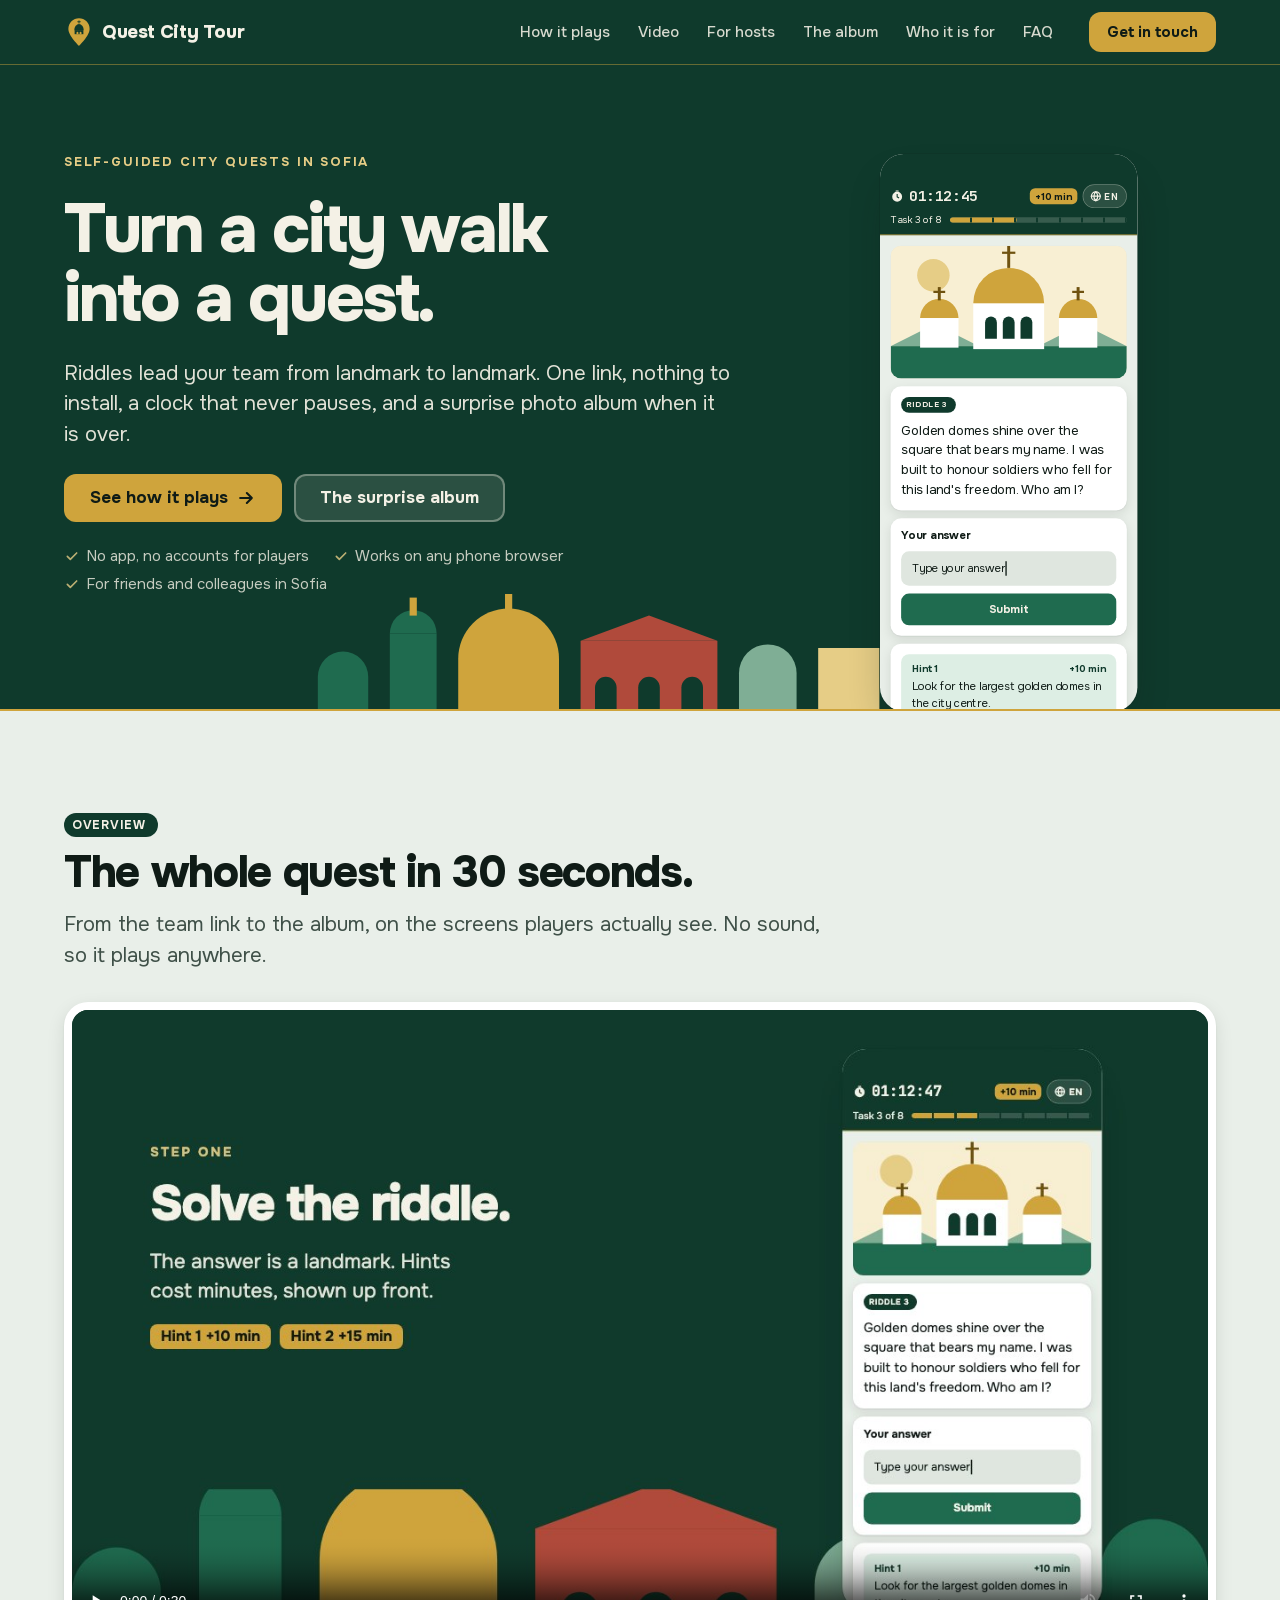
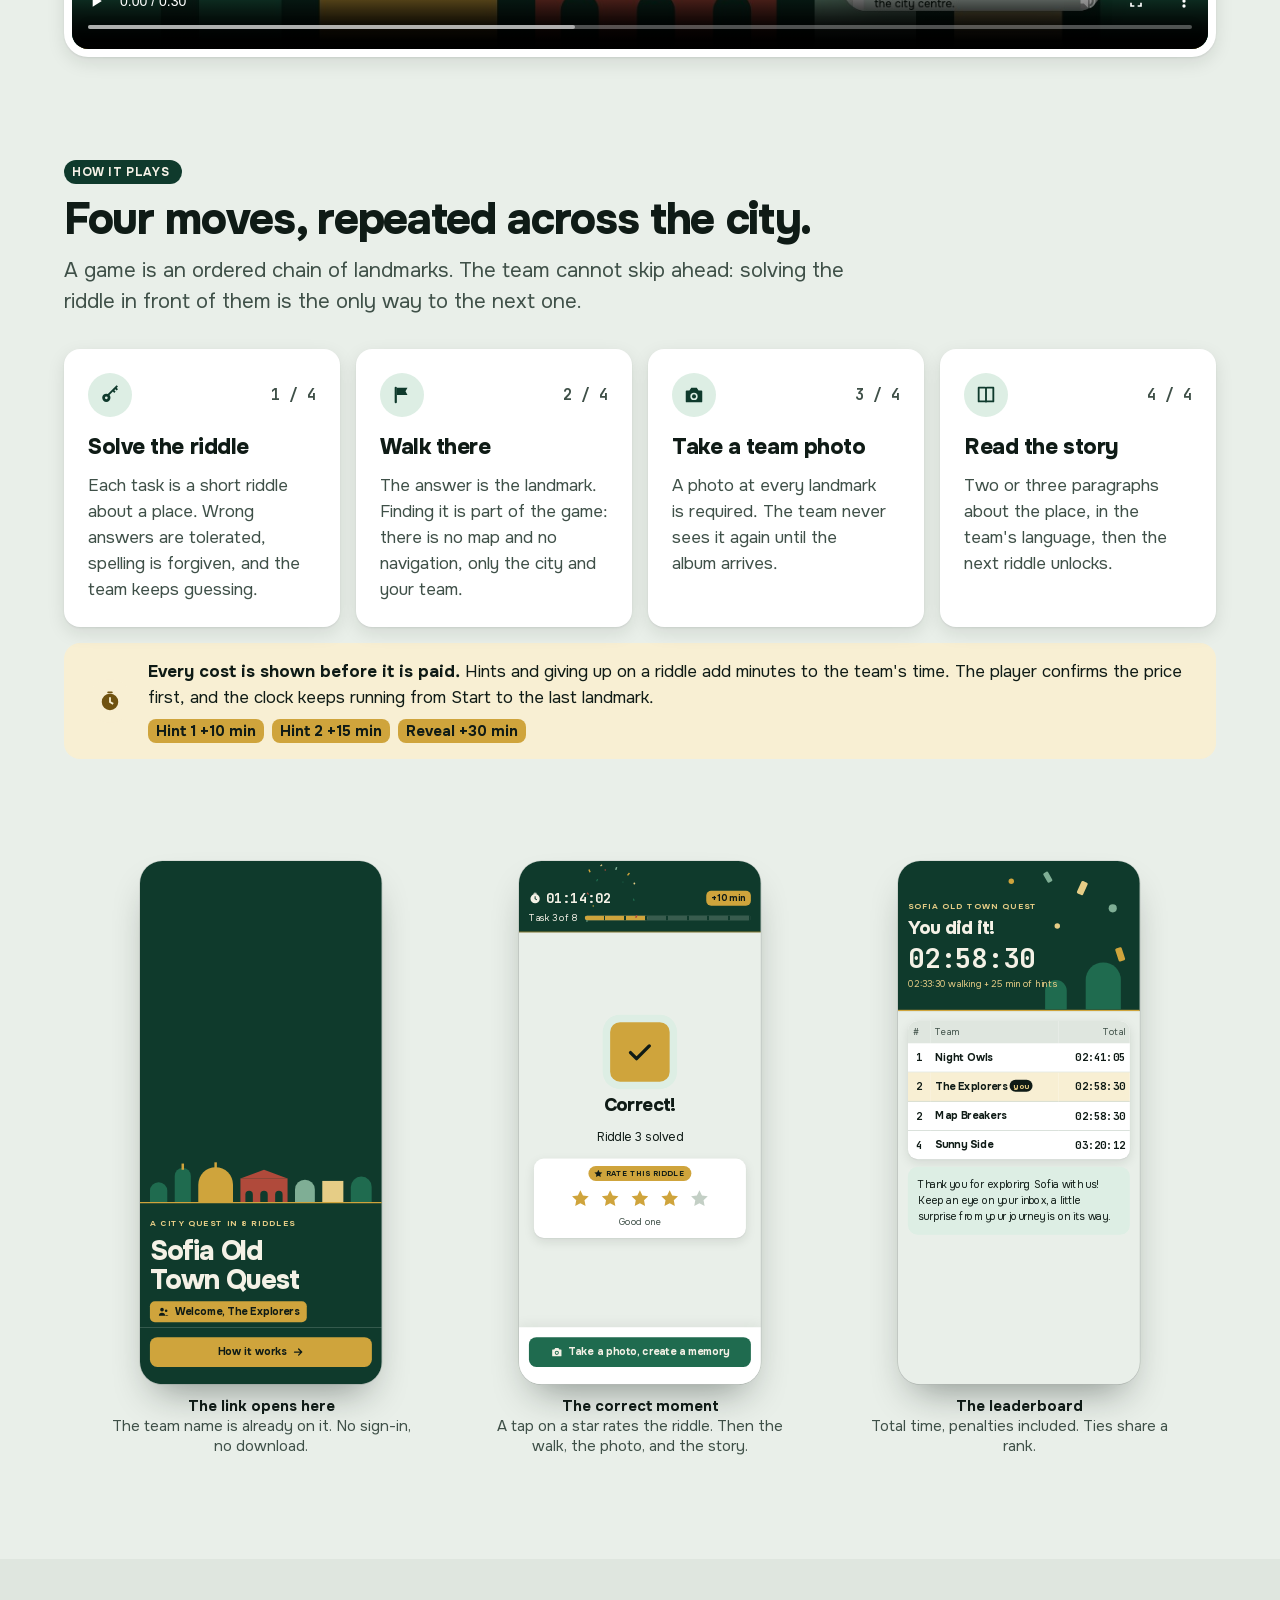
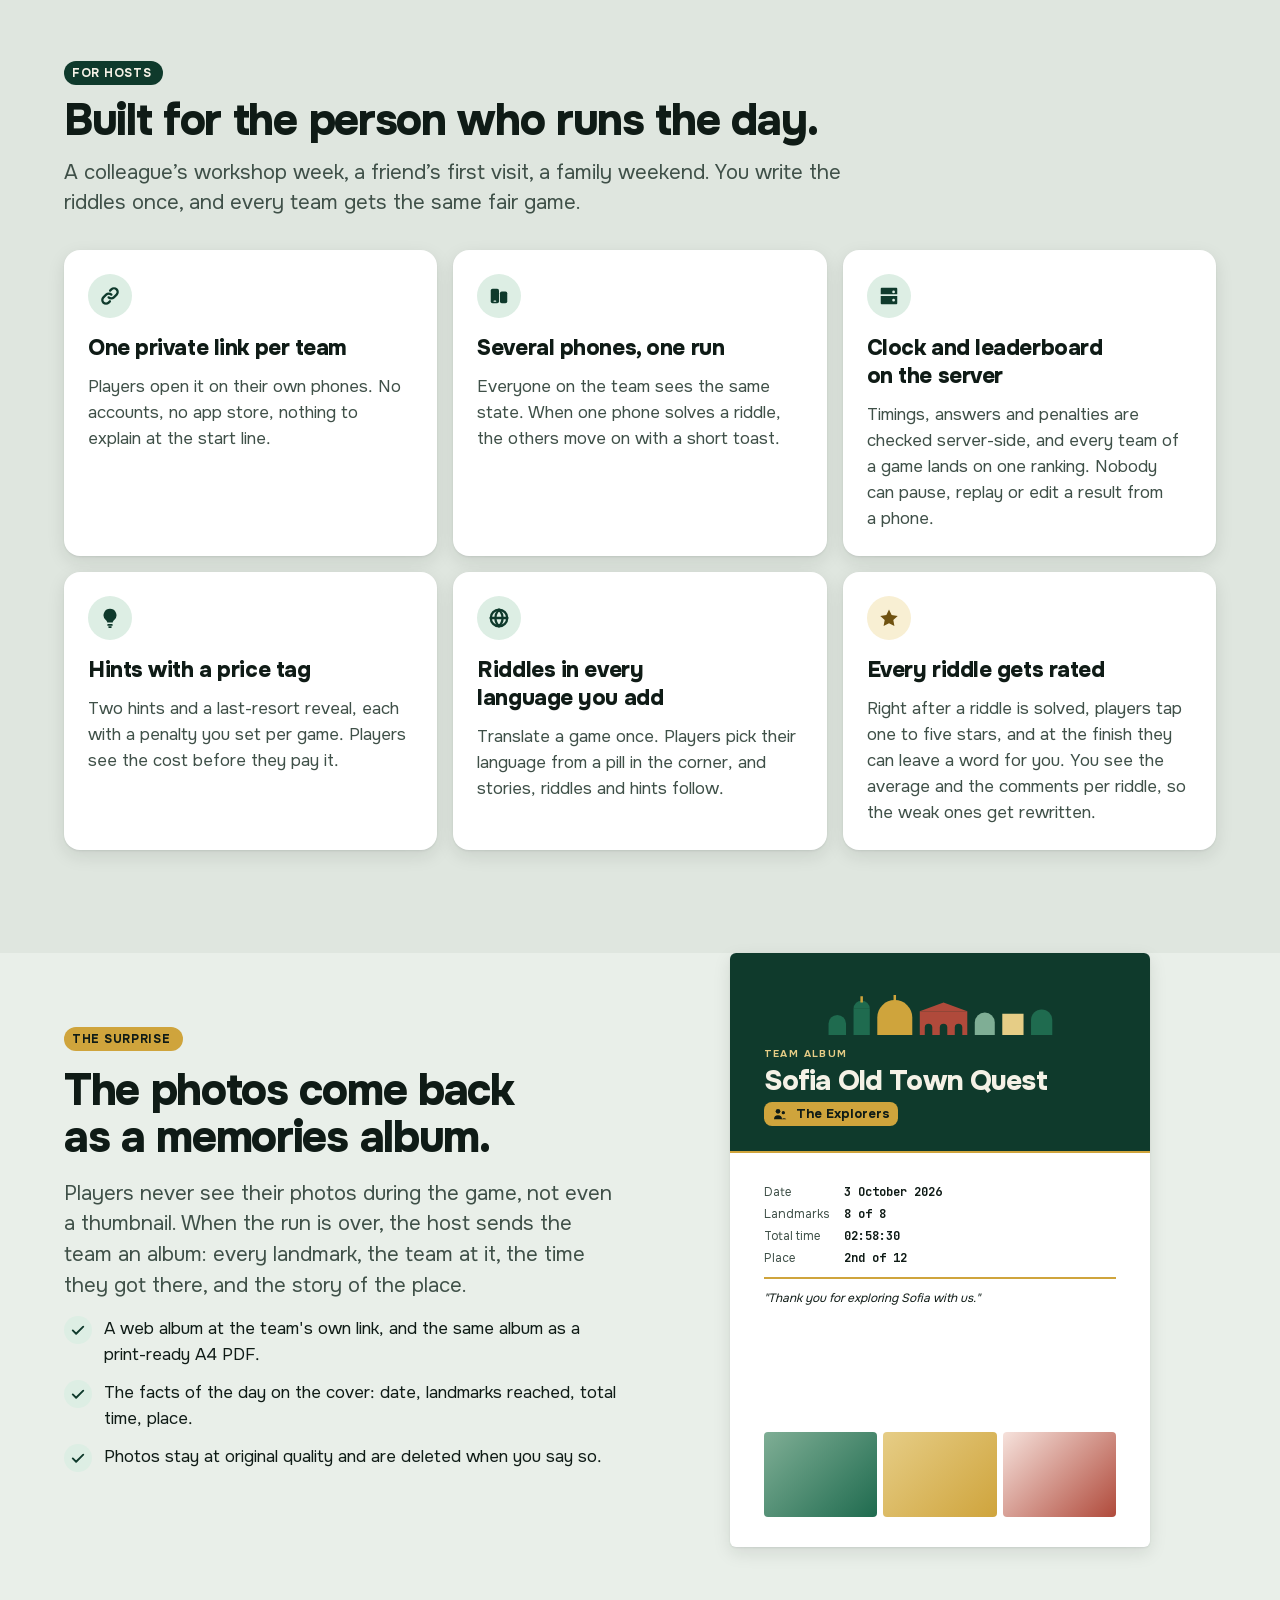
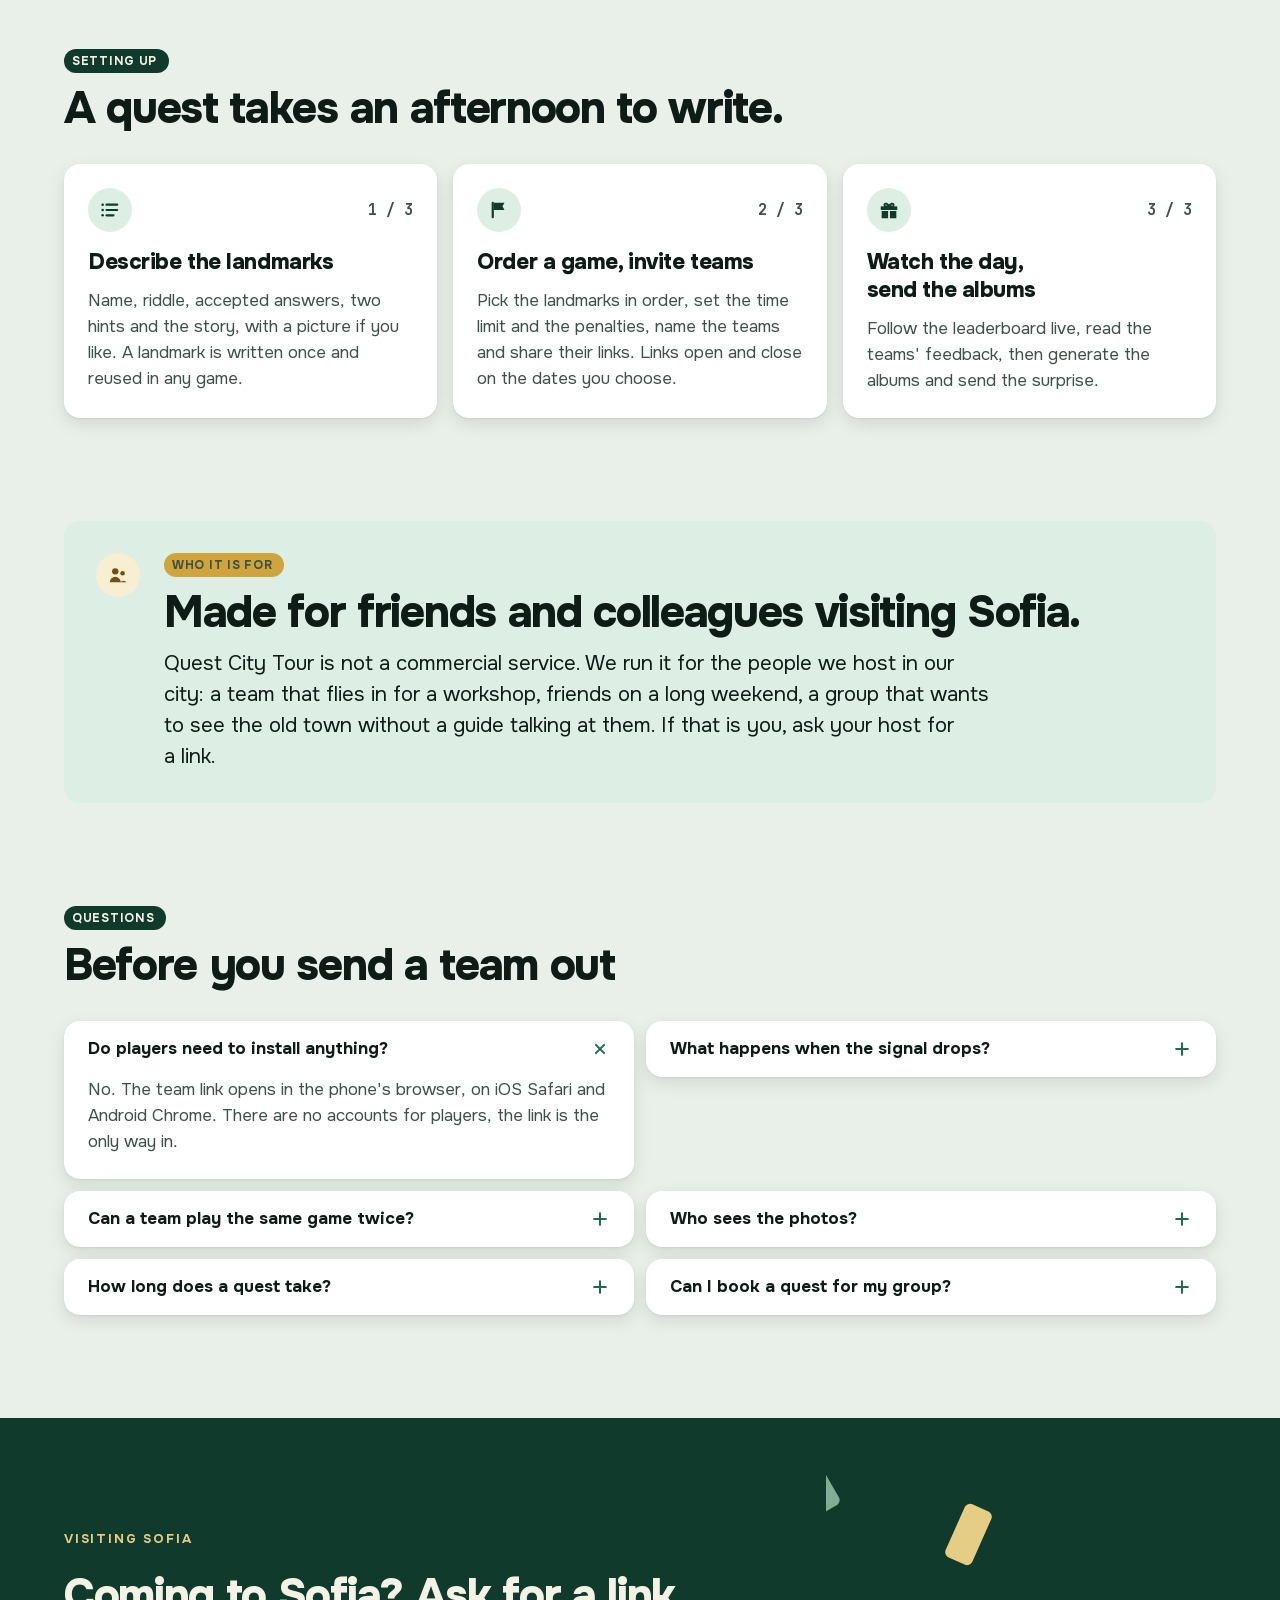
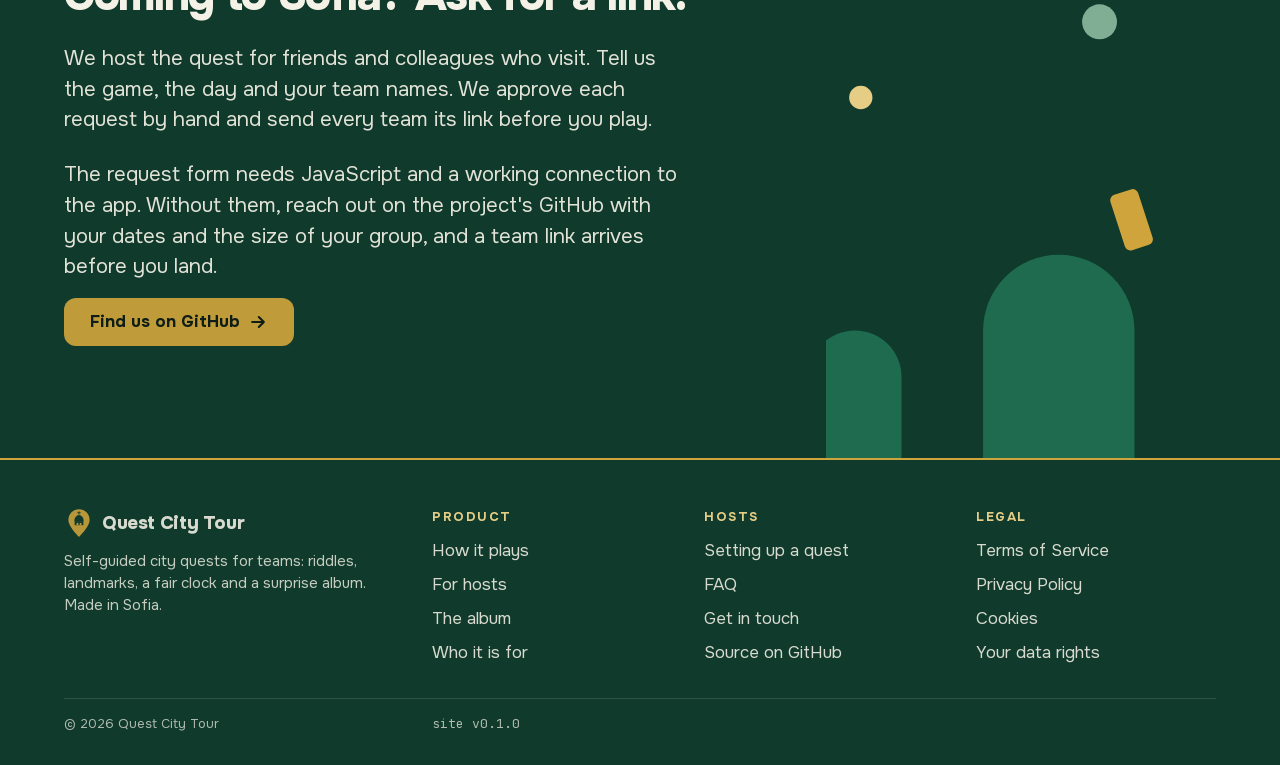
<file: index.html>
<!DOCTYPE html>
<html lang="en">
<head>
<meta charset="utf-8">
<meta name="viewport" content="width=device-width, initial-scale=1, viewport-fit=cover">
<title>Quest City Tour</title>
<meta name="description" content="Quest City Tour turns a walk through Sofia into a team quest for visiting friends and colleagues: riddles lead from landmark to landmark, a clock runs on the server, and the photos become a surprise album.">
<meta property="og:title" content="Quest City Tour">
<meta property="og:description" content="Riddles lead your team from landmark to landmark. One link, no app to install, a surprise photo album at the end.">
<meta property="og:type" content="website">
<link rel="icon" href="favicon.svg" type="image/svg+xml">
<link rel="apple-touch-icon" href="apple-touch-icon.png">
<link rel="canonical" href="https://quest-tour.example/">
<link rel="stylesheet" href="assets/fonts.css">
<link rel="stylesheet" href="assets/site.css">
</head>
<body>

<svg width="0" height="0" style="position:absolute" aria-hidden="true">
  <defs>
    <!-- the app's skyline (components/art.tsx), recoloured by the tokens -->
    <symbol id="skyline" viewBox="0 0 358 64" preserveAspectRatio="xMidYMax meet">
      <path d="M0 64 V46 a14 14 0 0 1 28 0 V64 Z" fill="var(--patina-600)"/>
      <rect x="40" y="22" width="26" height="42" fill="var(--patina-600)"/><path d="M40 22 a13 13 0 0 1 26 0 Z" fill="var(--patina-600)"/>
      <rect x="51" y="2" width="4" height="10" fill="var(--gold-500)"/>
      <path d="M78 64 V36 a28 28 0 0 1 56 0 V64 Z" fill="var(--gold-500)"/><rect x="104" y="0" width="4" height="10" fill="var(--gold-500)"/>
      <rect x="146" y="26" width="76" height="38" fill="var(--theatre-500)"/>
      <path d="M154 64 V52 a6 6 0 0 1 12 0 V64 Z" fill="var(--patina-800)"/><path d="M178 64 V52 a6 6 0 0 1 12 0 V64 Z" fill="var(--patina-800)"/><path d="M202 64 V52 a6 6 0 0 1 12 0 V64 Z" fill="var(--patina-800)"/>
      <path d="M146 26 L184 12 L222 26 Z" fill="var(--theatre-500)"/>
      <path d="M234 64 V44 a16 16 0 0 1 32 0 V64 Z" fill="var(--patina-300)"/>
      <rect x="278" y="30" width="34" height="34" fill="var(--gold-300)"/>
      <path d="M324 64 V40 a17 17 0 0 1 34 0 V64 Z" fill="var(--patina-600)"/>
    </symbol>
    <!-- brand mark: a map pin holding a church cupola (design/logos.html, mark B) -->
    <symbol id="mark" viewBox="0 0 96 96">
      <path d="M48 92 C48 92 14 60 14 38 a34 34 0 0 1 68 0 C82 60 48 92 48 92 Z" fill="var(--m1)"/>
      <rect x="46.5" y="11" width="3" height="10" fill="var(--m2)"/><rect x="42.5" y="14" width="11" height="2.6" fill="var(--m2)"/>
      <path d="M33 42 C33 30 40 23 48 22 C56 23 63 30 63 42 Z" fill="var(--m2)"/>
      <rect x="34" y="42" width="28" height="13" fill="var(--m2)"/>
      <path d="M40 55 V50 a3 3 0 0 1 6 0 V55 Z" fill="var(--m1)"/><path d="M50 55 V50 a3 3 0 0 1 6 0 V55 Z" fill="var(--m1)"/>
    </symbol>
    <!-- filled glyphs from components/Icon.tsx -->
    <symbol id="i-clock" viewBox="0 0 24 24"><path fill-rule="evenodd" d="M12 4a9 9 0 1 0 0 18 9 9 0 0 0 0-18zm-1 4h2v4.6l3 1.7-1 1.7-4-2.3z"/><rect x="9" y="1.5" width="6" height="2" rx="1"/></symbol>
    <symbol id="i-riddle" viewBox="0 0 24 24"><path fill-rule="evenodd" d="M8 10.5a4.5 4.5 0 1 0 0 9 4.5 4.5 0 0 0 0-9zm0 3a1.5 1.5 0 1 1 0 3 1.5 1.5 0 0 1 0-3z"/><path d="M10.6 12.9l-1.5-1.5L19.2 1.3l1.5 1.5-1.4 1.4 1.4 1.4-1.5 1.5-1.4-1.4-1.1 1.1 1.4 1.4-1.5 1.5-1.4-1.4z"/></symbol>
    <symbol id="i-camera" viewBox="0 0 24 24"><path fill-rule="evenodd" d="M9 4l-2 3H4a1 1 0 0 0-1 1v11a1 1 0 0 0 1 1h16a1 1 0 0 0 1-1V8a1 1 0 0 0-1-1h-3l-2-3zm3 5.5a4 4 0 1 0 0 8 4 4 0 0 0 0-8z"/><circle cx="12" cy="13.5" r="2.2"/></symbol>
    <symbol id="i-flag" viewBox="0 0 24 24"><rect x="4" y="3" width="2.4" height="18" rx="1.2"/><path d="M6.4 4h11.6l-2.2 4 2.2 4H6.4z"/></symbol>
    <symbol id="i-shield" viewBox="0 0 24 24"><path fill-rule="evenodd" d="M12 2l8 3v6c0 5-3.5 8.5-8 10-4.5-1.5-8-5-8-10V5zm-1.4 13.4L6.6 11.4 8 10l2.6 2.6 5.4-5.4L17.4 8.6z"/></symbol>
    <symbol id="i-team" viewBox="0 0 24 24"><circle cx="9" cy="8" r="3.5"/><circle cx="17" cy="10" r="2.5"/><path d="M3 20a6 6 0 0 1 12 0z"/><path d="M14.5 20a4.5 4.5 0 0 1 7 0z"/></symbol>
    <symbol id="i-trophy" viewBox="0 0 24 24"><path fill-rule="evenodd" d="M7 3h10v2h3v2a4 4 0 0 1-4 4h-.3A6 6 0 0 1 13 14.9V18h3v3H8v-3h3v-3.1A6 6 0 0 1 8.3 11H8a4 4 0 0 1-4-4V5h3zM4.9 7a2.1 2.1 0 0 0 2.1 2.1V7zM17 9.1A2.1 2.1 0 0 0 19.1 7H17z"/></symbol>
    <symbol id="i-gift" viewBox="0 0 24 24"><path d="M3 8h18v4H3z"/><path d="M4 13h7v8H4zM13 13h7v8h-7z"/><path d="M12 8c-1-3-5-4-5-1.5S10.5 8 12 8zm0 0c1-3 5-4 5-1.5S13.5 8 12 8z" fill="none" stroke="currentColor" stroke-width="2"/></symbol>
    <symbol id="i-gallery" viewBox="0 0 24 24"><path fill-rule="evenodd" d="M3 4a1 1 0 0 0-1 1v14a1 1 0 0 0 1 1h18a1 1 0 0 0 1-1V5a1 1 0 0 0-1-1zm6 4a2 2 0 1 1 0 4 2 2 0 0 1 0-4zM4 18l5-5 3 3 4-4 4 4v2z"/></symbol>
    <symbol id="i-list" viewBox="0 0 24 24"><rect x="7" y="5" width="14" height="2.4" rx="1.2"/><rect x="7" y="10.8" width="14" height="2.4" rx="1.2"/><rect x="7" y="16.6" width="10" height="2.4" rx="1.2"/><circle cx="4" cy="6.2" r="1.4"/><circle cx="4" cy="12" r="1.4"/><circle cx="4" cy="17.8" r="1.4"/></symbol>
    <symbol id="i-bulb" viewBox="0 0 24 24"><path d="M12 2a7 7 0 0 0-4.6 12.3c.8.7 1.6 1.7 1.6 2.7h6c0-1 .8-2 1.6-2.7A7 7 0 0 0 12 2z"/><rect x="9" y="18.5" width="6" height="2" rx="1"/><rect x="10" y="21" width="4" height="1.8" rx=".9"/></symbol>
    <symbol id="i-book" viewBox="0 0 24 24"><path fill-rule="evenodd" d="M4 3h7a2 2 0 0 1 1 .3A2 2 0 0 1 13 3h7a1 1 0 0 1 1 1v15a1 1 0 0 1-1 1h-7a1 1 0 0 0-1 1 1 1 0 0 0-1-1H4a1 1 0 0 1-1-1V4a1 1 0 0 1 1-1zm1 2v13h6V5zm8 0v13h6V5z"/></symbol>
    <symbol id="i-link" viewBox="0 0 24 24"><path d="M10.5 13.5a4 4 0 0 0 5.7 0l3-3a4 4 0 0 0-5.7-5.7l-1.4 1.4" fill="none" stroke="currentColor" stroke-width="2.5" stroke-linecap="round"/><path d="M13.5 10.5a4 4 0 0 0-5.7 0l-3 3a4 4 0 0 0 5.7 5.7l1.4-1.4" fill="none" stroke="currentColor" stroke-width="2.5" stroke-linecap="round"/></symbol>
    <symbol id="i-phones" viewBox="0 0 24 24"><rect x="3" y="4" width="9" height="16" rx="2"/><rect x="13" y="7" width="8" height="13" rx="2"/><rect x="6" y="17" width="3" height="1.4" rx=".7" fill="var(--patina-50)"/></symbol>
    <symbol id="i-server" viewBox="0 0 24 24"><path fill-rule="evenodd" d="M4 3h16a1 1 0 0 1 1 1v6H3V4a1 1 0 0 1 1-1zm13 3a1.5 1.5 0 1 0 0 3 1.5 1.5 0 0 0 0-3zM3 12h18v8a1 1 0 0 1-1 1H4a1 1 0 0 1-1-1zm14 3a1.5 1.5 0 1 0 0 3 1.5 1.5 0 0 0 0-3z"/></symbol>
    <symbol id="i-star" viewBox="0 0 24 24"><path d="M12 2.8l2.9 6 6.6.9-4.8 4.6 1.2 6.5L12 17.7l-5.9 3.1 1.2-6.5L2.5 9.7l6.6-.9z"/></symbol>
    <symbol id="i-check" viewBox="0 0 24 24"><path d="M5 12.5l4.5 4.5L19 7.5" fill="none" stroke="currentColor" stroke-width="2.5" stroke-linecap="round" stroke-linejoin="round"/></symbol>
    <symbol id="i-arrow" viewBox="0 0 24 24"><path d="M5 12h14M13 6l6 6-6 6" fill="none" stroke="currentColor" stroke-width="2.5" stroke-linecap="round" stroke-linejoin="round"/></symbol>
    <symbol id="i-plus" viewBox="0 0 24 24"><path d="M12 5v14M5 12h14" fill="none" stroke="currentColor" stroke-width="2.5" stroke-linecap="round"/></symbol>
    <symbol id="i-globe" viewBox="0 0 24 24"><g fill="none" stroke="currentColor" stroke-width="2.5" stroke-linecap="round"><circle cx="12" cy="12" r="9"/><path d="M3 12h18M12 3c-2.6 2.5-3.9 5.5-3.9 9s1.3 6.5 3.9 9c2.6-2.5 3.9-5.5 3.9-9S14.6 5.5 12 3z"/></g></symbol>
    <symbol id="i-menu" viewBox="0 0 24 24"><path d="M4 7h16M4 12h16M4 17h16" fill="none" stroke="currentColor" stroke-width="2.5" stroke-linecap="round"/></symbol>
    <!-- confetti, from art.tsx -->
    <symbol id="confetti" viewBox="0 0 390 620">
      <rect x="40" y="56" width="10" height="20" rx="2" fill="var(--gold-500)" transform="rotate(-24 45 66)"/><rect x="92" y="120" width="8" height="16" rx="2" fill="var(--patina-600)" transform="rotate(30 96 128)"/>
      <circle cx="150" cy="60" r="5" fill="var(--theatre-500)"/><rect x="218" y="40" width="10" height="20" rx="2" fill="var(--patina-300)" transform="rotate(18 223 50)"/>
      <rect x="300" y="78" width="10" height="20" rx="2" fill="var(--gold-500)" transform="rotate(40 305 88)"/><circle cx="344" cy="150" r="6" fill="var(--gold-300)"/>
      <rect x="30" y="210" width="8" height="16" rx="2" fill="var(--theatre-500)" transform="rotate(-40 34 218)"/><circle cx="70" cy="300" r="5" fill="var(--gold-500)"/>
      <rect x="336" y="250" width="8" height="16" rx="2" fill="var(--patina-600)" transform="rotate(-18 340 258)"/><rect x="352" y="360" width="10" height="20" rx="2" fill="var(--theatre-500)" transform="rotate(28 357 370)"/>
      <circle cx="268" cy="140" r="4" fill="var(--patina-600)"/><rect x="120" y="22" width="8" height="14" rx="2" fill="var(--gold-300)" transform="rotate(50 124 29)"/><circle cx="28" cy="400" r="5" fill="var(--patina-300)"/>
    </symbol>
    <symbol id="curtain-art" viewBox="0 0 390 220" preserveAspectRatio="xMaxYMin slice">
      <rect x="300" y="30" width="10" height="20" rx="2" fill="var(--gold-300)" transform="rotate(24 305 40)"/><circle cx="350" cy="70" r="6" fill="var(--patina-300)"/>
      <rect x="250" y="16" width="8" height="16" rx="2" fill="var(--patina-300)" transform="rotate(-30 254 24)"/><circle cx="268" cy="96" r="4" fill="var(--gold-300)"/>
      <rect x="356" y="128" width="10" height="20" rx="2" fill="var(--gold-500)" transform="rotate(-18 361 138)"/><circle cx="200" cy="30" r="4" fill="var(--gold-500)"/>
      <path d="M310 220 V176 a26 26 0 0 1 52 0 V220 Z" fill="var(--patina-600)"/><path d="M250 220 V192 a16 16 0 0 1 32 0 V220 Z" fill="var(--patina-600)"/>
    </symbol>
    <!-- task picture: the sample "domes" illustration from design/img, recoloured -->
    <symbol id="pic-domes" viewBox="0 0 320 180" preserveAspectRatio="xMidYMid slice">
      <rect width="320" height="180" fill="var(--gold-100)"/><circle cx="58" cy="40" r="22" fill="var(--gold-300)"/>
      <path d="M0 136 L60 106 L120 136 Z" fill="var(--patina-300)"/><path d="M200 136 L260 106 L320 136 Z" fill="var(--patina-300)"/>
      <rect x="0" y="136" width="320" height="44" fill="var(--patina-600)"/>
      <rect x="40" y="98" width="52" height="40" fill="var(--surface-raised)"/><path d="M40 98 A26 26 0 0 1 92 98 Z" fill="var(--gold-500)"/><rect x="64" y="56" width="4" height="18" fill="var(--gold-700)"/><rect x="58" y="61" width="16" height="3" fill="var(--gold-700)"/>
      <rect x="112" y="78" width="96" height="62" fill="var(--surface-raised)"/><path d="M112 78 A48 48 0 0 1 208 78 Z" fill="var(--gold-500)"/><rect x="158" y="0" width="4" height="30" fill="var(--gold-700)"/><rect x="151" y="8" width="18" height="3" fill="var(--gold-700)"/>
      <path d="M128 126 V104 a8 8 0 0 1 16 0 V126 Z" fill="var(--patina-800)"/><path d="M152 126 V104 a8 8 0 0 1 16 0 V126 Z" fill="var(--patina-800)"/><path d="M176 126 V104 a8 8 0 0 1 16 0 V126 Z" fill="var(--patina-800)"/>
      <rect x="228" y="98" width="52" height="40" fill="var(--surface-raised)"/><path d="M228 98 A26 26 0 0 1 280 98 Z" fill="var(--gold-500)"/><rect x="252" y="56" width="4" height="18" fill="var(--gold-700)"/><rect x="246" y="61" width="16" height="3" fill="var(--gold-700)"/>
    </symbol>
  </defs>
</svg>

<header class="nav">
  <div class="wrap">
    <a class="brand" href="#top"><svg aria-hidden="true"><use href="#mark"/></svg>Quest City Tour</a>
    <button class="nav-toggle" type="button" aria-expanded="false" aria-controls="menu" aria-label="Menu"><svg aria-hidden="true"><use href="#i-menu"/></svg></button>
    <ul class="nav-links" id="menu">
      <li><a href="#how">How it plays</a></li>
      <li><a href="#overview">Video</a></li>
      <li><a href="#hosts">For hosts</a></li>
      <li><a href="#album">The album</a></li>
      <li><a href="#who">Who it is for</a></li>
      <li><a href="#faq">FAQ</a></li>
    </ul>
    <a class="btn btn--gold" href="#contact">Get in touch</a>
  </div>
</header>

<main id="top">

<!-- ============ HERO ============ -->
<section class="band band--rule hero">
  <div class="wrap">
    <div class="hero-copy">
      <p class="eyebrow eyebrow--kicker">Self-guided city quests in Sofia</p>
      <h1 class="t-hero">Turn a city walk into a quest.</h1>
      <p class="t-lead">Riddles lead your team from landmark to landmark. One link, nothing to install, a clock that never pauses, and a surprise photo album when it is over.</p>
      <div class="hero-actions">
        <a class="btn btn--gold" href="#how">See how it plays <svg aria-hidden="true"><use href="#i-arrow"/></svg></a>
        <a class="btn btn--ghost" href="#album">The surprise album</a>
      </div>
      <p class="hero-proof">
        <span><svg aria-hidden="true"><use href="#i-check"/></svg>No app, no accounts for players</span>
        <span><svg aria-hidden="true"><use href="#i-check"/></svg>Works on any phone browser</span>
        <span><svg aria-hidden="true"><use href="#i-check"/></svg>For friends and colleagues in Sofia</span>
      </p>
    </div>

    <!-- Task screen, riddle 3 of 8 of the Sofia sample game -->
    <div class="phone phone--hero hero-phone" role="img" aria-label="The riddle screen of the player app: a timer, task 3 of 8, a picture of golden domes, the riddle, an empty answer field and the hint buttons">
      <div class="ph">
        <div class="qc-header">
          <div class="qc-header__top">
            <span class="qc-header__clock"><svg aria-hidden="true"><use href="#i-clock"/></svg>01:12:45</span>
            <span class="qc-header__right"><span class="qc-tag">+10 min</span><span class="qc-lang"><svg aria-hidden="true"><use href="#i-globe"/></svg>EN</span></span>
          </div>
          <div class="qc-header__progress"><span>Task 3 of 8</span><span class="qc-progress qc-progress--seg" style="--segments:8"><span style="width:37.5%"></span></span></div>
        </div>
        <div class="qs-main">
          <svg class="qs-pic" aria-hidden="true"><use href="#pic-domes"/></svg>
          <div class="qs-card">
            <span class="qs-eyebrow">Riddle 3</span>
            <p class="t-riddle">Golden domes shine over the square that bears my name. I was built to honour soldiers who fell for this land's freedom. Who am I?</p>
          </div>
          <div class="qs-card">
            <p class="t-label">Your answer</p>
            <div class="qc-input qc-input--empty">Type your answer<span class="caret"></span></div>
            <span class="qc-btn qc-btn--primary">Submit</span>
          </div>
          <div class="qs-card">
            <div class="qc-hint"><div class="qc-hint__head"><span>Hint 1</span><span>+10 min</span></div><p>Look for the largest golden domes in the city centre.</p></div>
            <span class="qc-hint-btn"><span>Hint 2</span><span class="qc-tag">+15 min</span></span>
          </div>
        </div>
      </div>
    </div>
  </div>
  <div class="hero-sky"><svg class="skyline" aria-hidden="true"><use href="#skyline"/></svg></div>
</section>

<!-- ============ OVERVIEW VIDEO ============ -->
<section class="section" id="overview">
  <div class="wrap">
    <div class="section-head">
      <p class="eyebrow">Overview</p>
      <h2 class="t-display-xl">The whole quest in 30 seconds.</h2>
      <p class="t-lead">From the team link to the album, on the screens players actually see. No sound, so it plays anywhere.</p>
    </div>
    <div class="video-card">
      <video controls playsinline preload="metadata" poster="assets/overview-poster.jpg" width="1280" height="720" aria-label="Overview of Quest City Tour: cover, riddle, correct answer, team photo, leaderboard and the album">
        <source src="assets/overview.webm" type="video/webm">
        <source src="assets/overview.mp4" type="video/mp4">
        Your browser cannot play this video. <a href="assets/overview.mp4">Download the MP4</a>.
      </video>
    </div>
  </div>
</section>

<!-- ============ HOW IT PLAYS ============ -->
<section class="section" id="how">
  <div class="wrap">
    <div class="section-head">
      <p class="eyebrow">How it plays</p>
      <h2 class="t-display-xl">Four moves, repeated across the city.</h2>
      <p class="t-lead">A game is an ordered chain of landmarks. The team cannot skip ahead: solving the riddle in front of them is the only way to the next one.</p>
    </div>
    <div class="grid grid--4">
      <article class="card">
        <div class="card-top"><span class="ic"><svg aria-hidden="true"><use href="#i-riddle"/></svg></span><span class="step-no">1 / 4</span></div>
        <h3 class="t-title">Solve the riddle</h3>
        <p>Each task is a short riddle about a place. Wrong answers are tolerated, spelling is forgiven, and the team keeps guessing.</p>
      </article>
      <article class="card">
        <div class="card-top"><span class="ic"><svg aria-hidden="true"><use href="#i-flag"/></svg></span><span class="step-no">2 / 4</span></div>
        <h3 class="t-title">Walk there</h3>
        <p>The answer is the landmark. Finding it is part of the game: there is no map and no navigation, only the city and your team.</p>
      </article>
      <article class="card">
        <div class="card-top"><span class="ic"><svg aria-hidden="true"><use href="#i-camera"/></svg></span><span class="step-no">3 / 4</span></div>
        <h3 class="t-title">Take a team photo</h3>
        <p>A photo at every landmark is required. The team never sees it again until the album arrives.</p>
      </article>
      <article class="card">
        <div class="card-top"><span class="ic"><svg aria-hidden="true"><use href="#i-book"/></svg></span><span class="step-no">4 / 4</span></div>
        <h3 class="t-title">Read the story</h3>
        <p>Two or three paragraphs about the place, in the team's language, then the next riddle unlocks.</p>
      </article>
    </div>
    <div class="note">
      <span class="ic ic--gold"><svg aria-hidden="true"><use href="#i-clock"/></svg></span>
      <div>
        <p><strong>Every cost is shown before it is paid.</strong> Hints and giving up on a riddle add minutes to the team's time. The player confirms the price first, and the clock keeps running from Start to the last landmark.</p>
        <div class="tags"><span class="tag">Hint 1 +10 min</span><span class="tag">Hint 2 +15 min</span><span class="tag">Reveal +30 min</span></div>
      </div>
    </div>
  </div>
</section>

<!-- ============ SCREENS ============ -->
<section class="section">
  <div class="wrap">
    <div class="phones">
      <figure>
        <div class="phone phone--sm" role="img" aria-label="The cover screen: skyline, game name, team name and the How it works button">
          <div class="ph">
            <div class="qs-cover">
              <div class="qs-cover__art"><svg class="skyline" aria-hidden="true" preserveAspectRatio="xMidYMax slice"><use href="#skyline"/></svg></div>
              <div class="qs-cover__text">
                <p class="qs-hero__kicker">A city quest in 8 riddles</p>
                <p class="t-display-xl">Sofia Old Town Quest</p>
                <span class="qs-team"><svg aria-hidden="true"><use href="#i-team"/></svg>Welcome, The Explorers</span>
              </div>
            </div>
            <div class="qs-actions qs-actions--cover"><span class="qc-btn qc-btn--gold">How it works <svg aria-hidden="true"><use href="#i-arrow"/></svg></span></div>
          </div>
        </div>
        <figcaption><b>The link opens here</b>The team name is already on it. No sign-in, no download.</figcaption>
      </figure>
      <figure>
        <div class="phone phone--sm" role="img" aria-label="The correct-answer screen: a gold check badge, Riddle 3 solved, five stars to rate the riddle, and the photo call to action">
          <div class="ph">
            <div class="qc-header">
              <div class="qc-header__top"><span class="qc-header__clock"><svg aria-hidden="true"><use href="#i-clock"/></svg>01:14:02</span><span class="qc-header__right"><span class="qc-tag">+10 min</span></span></div>
              <div class="qc-header__progress"><span>Task 3 of 8</span><span class="qc-progress qc-progress--seg" style="--segments:8"><span style="width:37.5%"></span></span></div>
            </div>
            <div class="qs-main qs-main--center">
              <svg class="qs-confetti" aria-hidden="true"><use href="#confetti"/></svg>
              <span class="qs-badge"><svg aria-hidden="true"><use href="#i-check"/></svg></span>
              <p class="t-display-l">Correct!</p>
              <p class="t-riddle">Riddle 3 solved</p>
              <div class="qs-rate">
                <span class="qs-eyebrow qs-eyebrow--gold"><svg aria-hidden="true"><use href="#i-star"/></svg>Rate this riddle</span>
                <div class="qs-rate__stars"><span class="qs-rate__star is-on"><svg aria-hidden="true"><use href="#i-star"/></svg></span><span class="qs-rate__star is-on"><svg aria-hidden="true"><use href="#i-star"/></svg></span><span class="qs-rate__star is-on"><svg aria-hidden="true"><use href="#i-star"/></svg></span><span class="qs-rate__star is-on"><svg aria-hidden="true"><use href="#i-star"/></svg></span><span class="qs-rate__star"><svg aria-hidden="true"><use href="#i-star"/></svg></span></div>
                <p class="t-caption qs-rate__word">Good one</p>
              </div>
            </div>
            <div class="qs-actions"><span class="qc-btn qc-btn--primary"><svg aria-hidden="true"><use href="#i-camera"/></svg>Take a photo, create a memory</span></div>
          </div>
        </div>
        <figcaption><b>The correct moment</b>A tap on a star rates the riddle. Then the walk, the photo, and the story.</figcaption>
      </figure>
      <figure>
        <div class="phone phone--sm" role="img" aria-label="The finish screen: the total time and the leaderboard with the team's row highlighted">
          <div class="ph">
            <div class="qs-curtain">
              <svg class="qs-curtain__art" aria-hidden="true"><use href="#curtain-art"/></svg>
              <p class="qs-hero__kicker">Sofia Old Town Quest</p>
              <p class="t-display-l">You did it!</p>
              <p class="t-timer-xl">02:58:30</p>
              <p class="t-caption" style="color:var(--gold-300)">02:33:30 walking + 25 min of hints</p>
            </div>
            <div class="qs-main">
              <table class="qc-board">
                <thead><tr><th>#</th><th>Team</th><th style="text-align:right">Total</th></tr></thead>
                <tbody>
                  <tr><td>1</td><td><b>Night Owls</b></td><td>02:41:05</td></tr>
                  <tr class="is-you"><td>2</td><td><b>The Explorers</b><span class="qc-you">you</span></td><td>02:58:30</td></tr>
                  <tr><td>2</td><td><b>Map Breakers</b></td><td>02:58:30</td></tr>
                  <tr><td>4</td><td><b>Sunny Side</b></td><td>03:20:12</td></tr>
                </tbody>
              </table>
              <div class="qs-card" style="background:var(--patina-50);box-shadow:none"><p class="t-body">Thank you for exploring Sofia with us! Keep an eye on your inbox, a little surprise from your journey is on its way.</p></div>
            </div>
          </div>
        </div>
        <figcaption><b>The leaderboard</b>Total time, penalties included. Ties share a rank.</figcaption>
      </figure>
    </div>
  </div>
</section>

<!-- ============ FOR HOSTS ============ -->
<section class="section section--sunken" id="hosts">
  <div class="wrap">
    <div class="section-head">
      <p class="eyebrow">For hosts</p>
      <h2 class="t-display-xl">Built for the person who runs the day.</h2>
      <p class="t-lead">A colleague’s workshop week, a friend’s first visit, a family weekend. You write the riddles once, and every team gets the same fair game.</p>
    </div>
    <div class="grid grid--3">
      <article class="card">
        <span class="ic"><svg aria-hidden="true"><use href="#i-link"/></svg></span>
        <h3 class="t-title">One private link per team</h3>
        <p>Players open it on their own phones. No accounts, no app store, nothing to explain at the start line.</p>
      </article>
      <article class="card">
        <span class="ic"><svg aria-hidden="true"><use href="#i-phones"/></svg></span>
        <h3 class="t-title">Several phones, one run</h3>
        <p>Everyone on the team sees the same state. When one phone solves a riddle, the others move on with a short toast.</p>
      </article>
      <article class="card">
        <span class="ic"><svg aria-hidden="true"><use href="#i-server"/></svg></span>
        <h3 class="t-title">Clock and leaderboard on the server</h3>
        <p>Timings, answers and penalties are checked server-side, and every team of a game lands on one ranking. Nobody can pause, replay or edit a result from a phone.</p>
      </article>
      <article class="card">
        <span class="ic"><svg aria-hidden="true"><use href="#i-bulb"/></svg></span>
        <h3 class="t-title">Hints with a price tag</h3>
        <p>Two hints and a last-resort reveal, each with a penalty you set per game. Players see the cost before they pay it.</p>
      </article>
      <article class="card">
        <span class="ic"><svg aria-hidden="true"><use href="#i-globe"/></svg></span>
        <h3 class="t-title">Riddles in every language you add</h3>
        <p>Translate a game once. Players pick their language from a pill in the corner, and stories, riddles and hints follow.</p>
      </article>
      <article class="card">
        <span class="ic ic--gold"><svg aria-hidden="true"><use href="#i-star"/></svg></span>
        <h3 class="t-title">Every riddle gets rated</h3>
        <p>Right after a riddle is solved, players tap one to five stars, and at the finish they can leave a word for you. You see the average and the comments per riddle, so the weak ones get rewritten.</p>
      </article>
    </div>
  </div>
</section>

<!-- ============ ALBUM ============ -->
<section class="section" id="album">
  <div class="wrap split">
    <div class="split-copy">
      <p class="eyebrow eyebrow--gold">The surprise</p>
      <h2 class="t-display-xl">The photos come back as a memories album.</h2>
      <p class="t-lead">Players never see their photos during the game, not even a thumbnail. When the run is over, the host sends the team an album: every landmark, the team at it, the time they got there, and the story of the place.</p>
      <ul class="checks">
        <li><svg aria-hidden="true"><use href="#i-check"/></svg><span>A web album at the team's own link, and the same album as a print-ready A4 PDF.</span></li>
        <li><svg aria-hidden="true"><use href="#i-check"/></svg><span>The facts of the day on the cover: date, landmarks reached, total time, place.</span></li>
        <li><svg aria-hidden="true"><use href="#i-check"/></svg><span>Photos stay at original quality and are deleted when you say so.</span></li>
      </ul>
    </div>
    <div class="sheet" role="img" aria-label="The cover sheet of a team album: skyline, Team album, the game name, the team chip and the facts of the day">
      <div class="sheet-band">
        <svg class="skyline" aria-hidden="true"><use href="#skyline"/></svg>
        <p class="k">Team album</p>
        <p class="t">Sofia Old Town Quest</p>
        <span class="qs-team"><svg aria-hidden="true" style="width:16px;height:16px"><use href="#i-team"/></svg>The Explorers</span>
      </div>
      <div class="sheet-body">
        <dl><dt>Date</dt><dd>3 October 2026</dd><dt>Landmarks</dt><dd>8 of 8</dd><dt>Total time</dt><dd>02:58:30</dd><dt>Place</dt><dd>2nd of 12</dd></dl>
        <p class="msg">"Thank you for exploring Sofia with us."</p>
        <div class="sheet-photos"><i></i><i></i><i></i></div>
      </div>
    </div>
  </div>
</section>

<!-- ============ HOST FLOW ============ -->
<section class="section" id="setup">
  <div class="wrap">
    <div class="section-head">
      <p class="eyebrow">Setting up</p>
      <h2 class="t-display-xl">A quest takes an afternoon to write.</h2>
    </div>
    <div class="grid grid--3">
      <article class="card">
        <div class="card-top"><span class="ic"><svg aria-hidden="true"><use href="#i-list"/></svg></span><span class="step-no">1 / 3</span></div>
        <h3 class="t-title">Describe the landmarks</h3>
        <p>Name, riddle, accepted answers, two hints and the story, with a picture if you like. A landmark is written once and reused in any game.</p>
      </article>
      <article class="card">
        <div class="card-top"><span class="ic"><svg aria-hidden="true"><use href="#i-flag"/></svg></span><span class="step-no">2 / 3</span></div>
        <h3 class="t-title">Order a game, invite teams</h3>
        <p>Pick the landmarks in order, set the time limit and the penalties, name the teams and share their links. Links open and close on the dates you choose.</p>
      </article>
      <article class="card">
        <div class="card-top"><span class="ic"><svg aria-hidden="true"><use href="#i-gift"/></svg></span><span class="step-no">3 / 3</span></div>
        <h3 class="t-title">Watch the day, send the albums</h3>
        <p>Follow the leaderboard live, read the teams' feedback, then generate the albums and send the surprise.</p>
      </article>
    </div>
  </div>
</section>

<!-- ============ WHO IT IS FOR ============ -->
<section class="section" id="who">
  <div class="wrap">
    <div class="card card--tint who">
      <span class="ic ic--gold"><svg aria-hidden="true"><use href="#i-team"/></svg></span>
      <div>
        <p class="eyebrow eyebrow--gold">Who it is for</p>
        <h2 class="t-display-xl">Made for friends and colleagues visiting Sofia.</h2>
        <p class="t-lead">Quest City Tour is not a commercial service. We run it for the people we host in our city: a team that flies in for a workshop, friends on a long weekend, a group that wants to see the old town without a guide talking at them. If that is you, ask your host for a link.</p>
      </div>
    </div>
  </div>
</section>

<!-- ============ FAQ ============ -->
<section class="section" id="faq">
  <div class="wrap">
    <div class="section-head">
      <p class="eyebrow">Questions</p>
      <h2 class="t-display-xl">Before you send a team out</h2>
    </div>
    <div class="faq">
      <details open>
        <summary>Do players need to install anything?<svg aria-hidden="true"><use href="#i-plus"/></svg></summary>
        <div>No. The team link opens in the phone's browser, on iOS Safari and Android Chrome. There are no accounts for players, the link is the only way in.</div>
      </details>
      <details>
        <summary>What happens when the signal drops?<svg aria-hidden="true"><use href="#i-plus"/></svg></summary>
        <div>A slim banner says the app is reconnecting, and it recovers on its own. Because the clock runs on the server, a dead spot never changes a team's time.</div>
      </details>
      <details>
        <summary>Can a team play the same game twice?<svg aria-hidden="true"><use href="#i-plus"/></svg></summary>
        <div>No, a game can never be replayed: reopening the link shows the finish screen again. Hosts get a service link that ignores time limits and can be reset for testing a route.</div>
      </details>
      <details>
        <summary>Who sees the photos?<svg aria-hidden="true"><use href="#i-plus"/></svg></summary>
        <div>Only the host, until the album is sent. Photos are stored at original quality and never re-encoded; the host can delete them at any time.</div>
      </details>
      <details>
        <summary>How long does a quest take?<svg aria-hidden="true"><use href="#i-plus"/></svg></summary>
        <div>You set the maximum per game. The sample Sofia route is 8 riddles and 4 hours; most teams finish in under 3.</div>
      </details>
      <details>
        <summary>Can I book a quest for my group?<svg aria-hidden="true"><use href="#i-plus"/></svg></summary>
        <div>It is not a paid service. We run quests for friends and colleagues who visit Sofia; if you are one of them, send a request from the <a href="#contact">contact section</a> with the game, the day and your team names. We approve it by hand and send each team its link.</div>
      </details>
    </div>
  </div>
</section>

<!-- ============ CLOSING ============ -->
<section class="band curtain" id="contact">
  <div class="wrap">
    <svg class="curtain-art" aria-hidden="true"><use href="#curtain-art"/></svg>
    <p class="eyebrow eyebrow--kicker">Visiting Sofia</p>
    <h2 class="t-display-xl">Coming to Sofia? Ask for a link.</h2>
    <p class="t-lead">We host the quest for friends and colleagues who visit. Tell us the game, the day and your team names. We approve each request by hand and send every team its link before you play.</p>
    <p class="req-fallback t-lead" id="request-fallback">The request form needs JavaScript and a working connection to the app. Without them, reach out on the project's GitHub with your dates and the size of your group, and a team link arrives before you land.
      <a class="btn btn--gold" href="https://github.com/yasen-mitev/quest-tour">Find us on GitHub <svg aria-hidden="true"><use href="#i-arrow"/></svg></a></p>
    <form class="req" id="request-form" data-api="https://app.quest-tour.example" data-terms-version="8 November 2026" data-max-teams="10" hidden>
      <label class="field"><span class="field-label">Game</span>
        <select name="game_key" required><option value="">Choose a game</option></select></label>
      <p class="t-caption req-intro" id="game-intro" hidden></p>
      <label class="field"><span class="field-label">Play date</span>
        <input type="date" name="play_date" required></label>
      <div id="request-teams" class="req-teams">
        <fieldset class="team-row">
          <legend class="team-row__title">Team 1</legend>
          <label class="field"><span class="field-label">Team name</span>
            <input type="text" name="team_name" maxlength="200" autocomplete="off" required></label>
          <label class="field"><span class="field-label">Team key</span>
            <input type="text" name="team_key" maxlength="100" pattern="[a-z0-9][a-z0-9\-]*" autocomplete="off" autocapitalize="none" spellcheck="false" required>
            <span class="field-hint">A short id for your team: lowercase letters, digits and dashes, for example red-foxes.</span></label>
          <label class="field"><span class="field-label">Players (optional)</span>
            <input type="number" name="team_participants" min="1" max="500" inputmode="numeric"></label>
          <button class="btn btn--ghost team-row__remove" type="button" hidden>Remove this team</button>
        </fieldset>
      </div>
      <button class="btn btn--ghost req-add" id="add-team" type="button">Add another team</button>
      <label class="field"><span class="field-label">Your name</span>
        <input type="text" name="contact_name" maxlength="200" autocomplete="name" required></label>
      <label class="field"><span class="field-label">Email</span>
        <input type="email" name="contact_email" maxlength="254" autocomplete="email"></label>
      <label class="field"><span class="field-label">Phone</span>
        <input type="tel" name="contact_phone" maxlength="32" autocomplete="tel"></label>
      <p class="t-caption req-hint">Give an email, a phone number or both, so we can send you the team links.</p>
      <label class="field"><span class="field-label">Message (optional)</span>
        <textarea name="message" rows="4" maxlength="2000"></textarea></label>
      <label class="field hp" aria-hidden="true"><span class="field-label">Website</span>
        <input type="text" name="website" maxlength="200" tabindex="-1" autocomplete="off"></label>
      <label class="check"><input type="checkbox" name="terms_accepted" required>
        <span>I agree that our team data and the photos taken during the game are stored as described in the <a href="terms.html">Terms</a> and <a href="privacy.html">Privacy policy</a>.</span></label>
      <button class="btn btn--gold" type="submit">Send request</button>
      <p class="req-status" id="request-status" aria-live="polite"></p>
    </form>
  </div>
</section>

</main>

<footer class="footer">
  <div class="wrap">
    <div>
      <a class="brand" href="#top"><svg aria-hidden="true"><use href="#mark"/></svg>Quest City Tour</a>
      <p>Self-guided city quests for teams: riddles, landmarks, a fair clock and a surprise album. Made in Sofia.</p>
    </div>
    <div><h4>Product</h4><ul><li><a href="#how">How it plays</a></li><li><a href="#hosts">For hosts</a></li><li><a href="#album">The album</a></li><li><a href="#who">Who it is for</a></li></ul></div>
    <div><h4>Hosts</h4><ul><li><a href="#setup">Setting up a quest</a></li><li><a href="#faq">FAQ</a></li><li><a href="#contact">Get in touch</a></li><li><a href="https://github.com/yasen-mitev/quest-tour">Source on GitHub</a></li></ul></div>
    <div><h4>Legal</h4><ul><li><a href="terms.html">Terms of Service</a></li><li><a href="privacy.html">Privacy Policy</a></li><li><a href="privacy.html#cookies">Cookies</a></li><li><a href="privacy.html#rights">Your data rights</a></li></ul></div>
  </div>
  <div class="wrap footer-foot"><span>© 2026 Quest City Tour</span><span class="t-mono">site v0.1.0</span></div>
</footer>

<script src="assets/request-form.js" defer></script>
<script>
  (function () {
    var btn = document.querySelector('.nav-toggle'), menu = document.getElementById('menu');
    if (!btn || !menu) return;
    btn.addEventListener('click', function () {
      var open = menu.classList.toggle('is-open');
      btn.setAttribute('aria-expanded', open ? 'true' : 'false');
    });
    menu.addEventListener('click', function (e) { if (e.target.tagName === 'A') { menu.classList.remove('is-open'); btn.setAttribute('aria-expanded', 'false'); } });
  })();
</script>
</body>
</html>
</file>
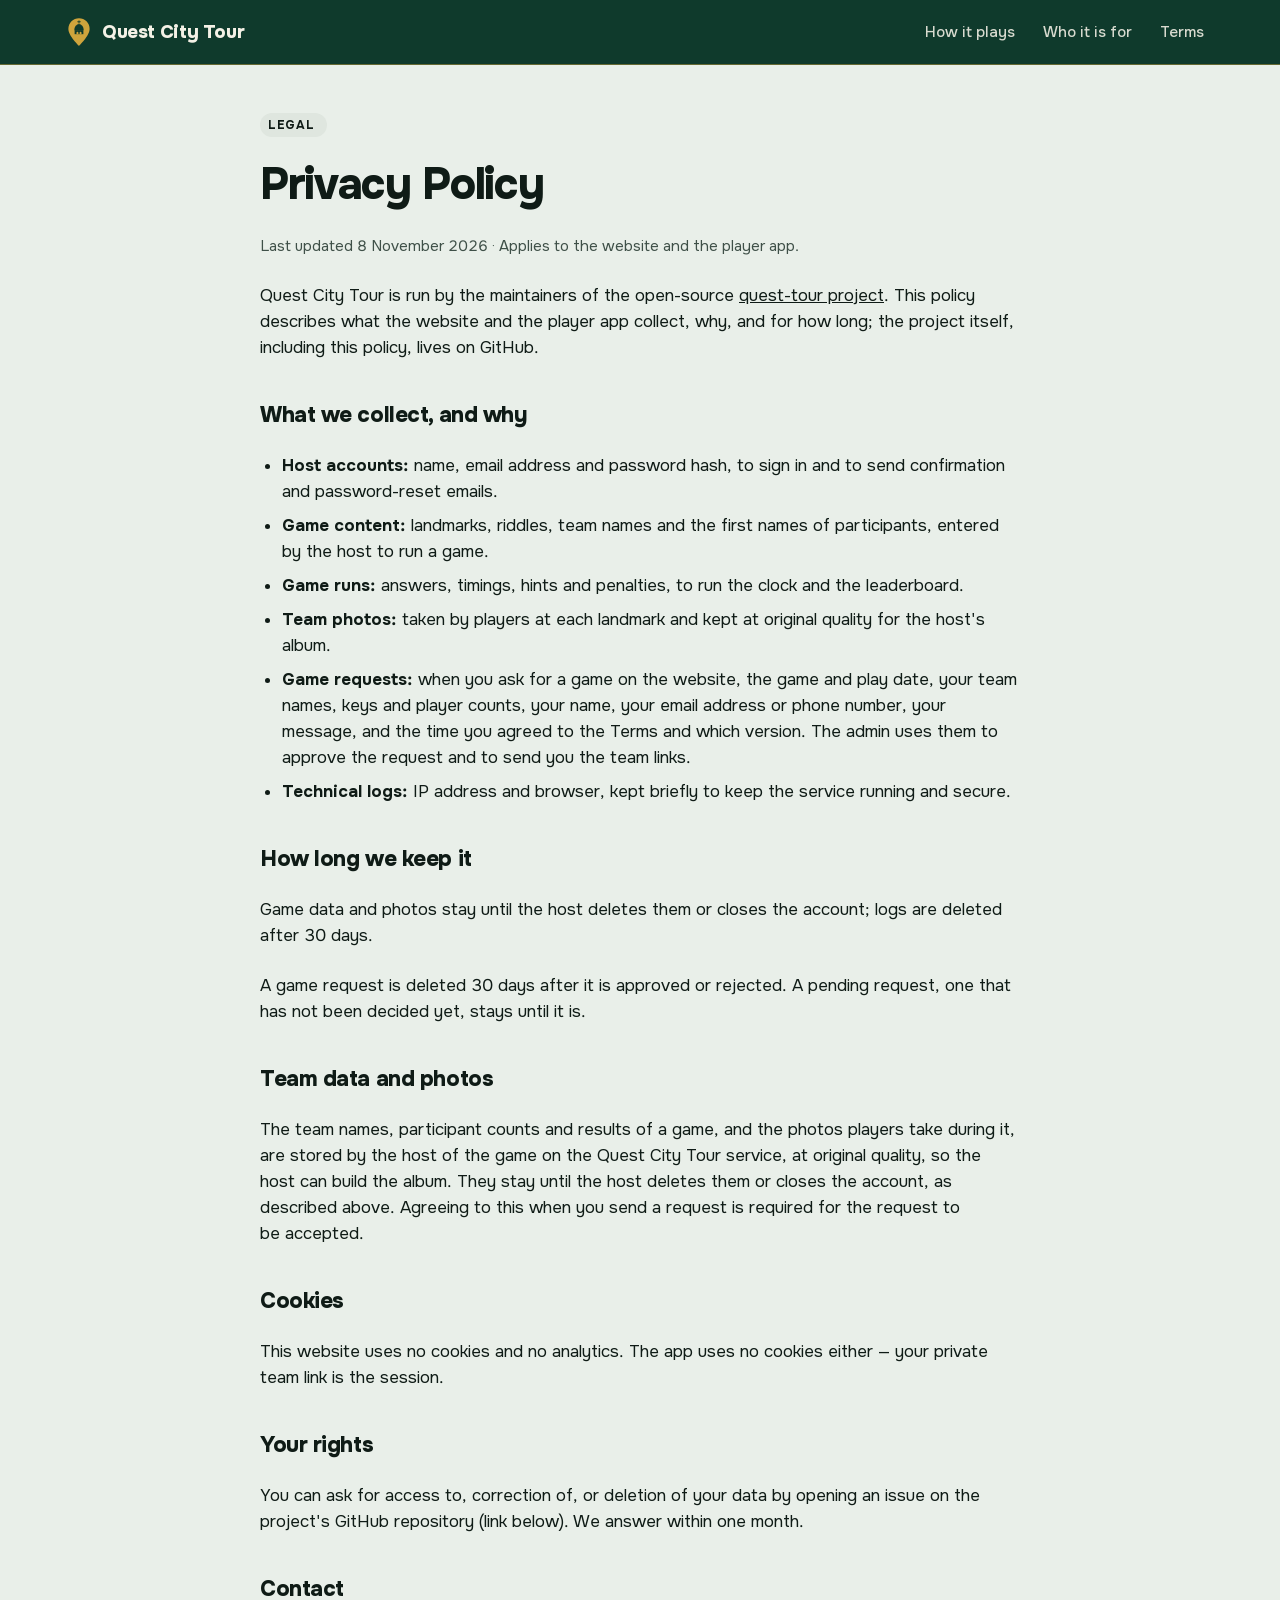
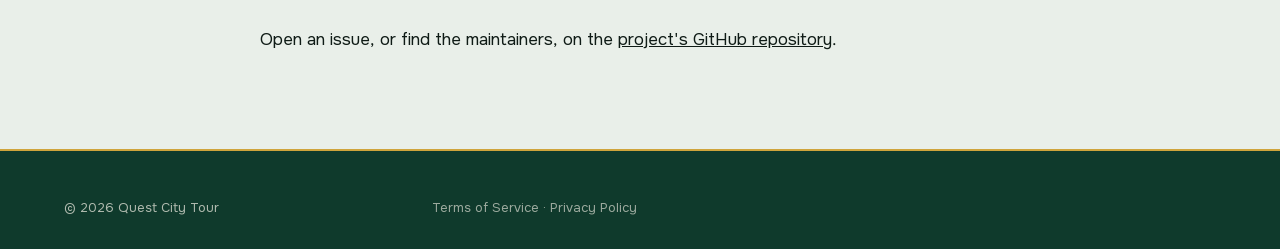
<file: privacy.html>
<!DOCTYPE html>
<html lang="en">
<head>
<meta charset="utf-8">
<meta name="viewport" content="width=device-width, initial-scale=1, viewport-fit=cover">
<title>Privacy Policy · Quest City Tour</title>
<meta name="description" content="What Quest City Tour collects from hosts and players, why, and for how long.">
<link rel="icon" href="favicon.svg" type="image/svg+xml">
<link rel="apple-touch-icon" href="apple-touch-icon.png">
<link rel="stylesheet" href="assets/fonts.css">
<link rel="stylesheet" href="assets/site.css">
</head>
<body>
<svg width="0" height="0" style="position:absolute" aria-hidden="true"><defs>
    <!-- brand mark: a map pin holding a church cupola (design/logos.html, mark B) -->
    <symbol id="mark" viewBox="0 0 96 96">
      <path d="M48 92 C48 92 14 60 14 38 a34 34 0 0 1 68 0 C82 60 48 92 48 92 Z" fill="var(--m1)"/>
      <rect x="46.5" y="11" width="3" height="10" fill="var(--m2)"/><rect x="42.5" y="14" width="11" height="2.6" fill="var(--m2)"/>
      <path d="M33 42 C33 30 40 23 48 22 C56 23 63 30 63 42 Z" fill="var(--m2)"/>
      <rect x="34" y="42" width="28" height="13" fill="var(--m2)"/>
      <path d="M40 55 V50 a3 3 0 0 1 6 0 V55 Z" fill="var(--m1)"/><path d="M50 55 V50 a3 3 0 0 1 6 0 V55 Z" fill="var(--m1)"/>
    </symbol>
</defs></svg>
<header class="nav"><div class="wrap">
  <a class="brand" href="index.html"><svg aria-hidden="true"><use href="#mark"/></svg>Quest City Tour</a>
  <ul class="nav-links" style="display:flex"><li><a href="index.html#how">How it plays</a></li><li><a href="index.html#who">Who it is for</a></li><li><a href="terms.html">Terms</a></li></ul>
</div></header>
<main class="doc"><div class="wrap">
  <p class="eyebrow eyebrow--muted">Legal</p>
  <h1>Privacy Policy</h1>
  <p class="meta">Last updated 8 November 2026 · Applies to the website and the player app.</p>
  <p>Quest City Tour is run by the maintainers of the open-source <a href="https://github.com/yasen-mitev/quest-tour">quest-tour project</a>. This policy describes what the website and the player app collect, why, and for how long; the project itself, including this policy, lives on GitHub.</p>
  <h2>What we collect, and why</h2>
  <ul>
    <li><strong>Host accounts:</strong> name, email address and password hash, to sign in and to send confirmation and password-reset emails.</li>
    <li><strong>Game content:</strong> landmarks, riddles, team names and the first names of participants, entered by the host to run a game.</li>
    <li><strong>Game runs:</strong> answers, timings, hints and penalties, to run the clock and the leaderboard.</li>
    <li><strong>Team photos:</strong> taken by players at each landmark and kept at original quality for the host's album.</li>
    <li><strong>Game requests:</strong> when you ask for a game on the website, the game and play date, your team names, keys and player counts, your name, your email address or phone number, your message, and the time you agreed to the Terms and which version. The admin uses them to approve the request and to send you the team links.</li>
    <li><strong>Technical logs:</strong> IP address and browser, kept briefly to keep the service running and secure.</li>
  </ul>
  <h2>How long we keep it</h2><p>Game data and photos stay until the host deletes them or closes the account; logs are deleted after 30 days.</p>
  <p>A game request is deleted 30 days after it is approved or rejected. A pending request, one that has not been decided yet, stays until it is.</p>
  <h2 id="team-data">Team data and photos</h2><p>The team names, participant counts and results of a game, and the photos players take during it, are stored by the host of the game on the Quest City Tour service, at original quality, so the host can build the album. They stay until the host deletes them or closes the account, as described above. Agreeing to this when you send a request is required for the request to be accepted.</p>
  <h2 id="cookies">Cookies</h2><p>This website uses no cookies and no analytics. The app uses no cookies either — your private team link is the session.</p>
  <h2 id="rights">Your rights</h2><p>You can ask for access to, correction of, or deletion of your data by opening an issue on the project's GitHub repository (link below). We answer within one month.</p>
  <h2 id="contact">Contact</h2><p>Open an issue, or find the maintainers, on the <a href="https://github.com/yasen-mitev/quest-tour">project's GitHub repository</a>.</p>
</div></main>
<footer class="footer"><div class="wrap footer-foot" style="margin-top:0;padding-top:0;border:0"><span>© 2026 Quest City Tour</span><span><a href="terms.html">Terms of Service</a> · <a href="privacy.html">Privacy Policy</a></span></div></footer>
</body>
</html>
</file>
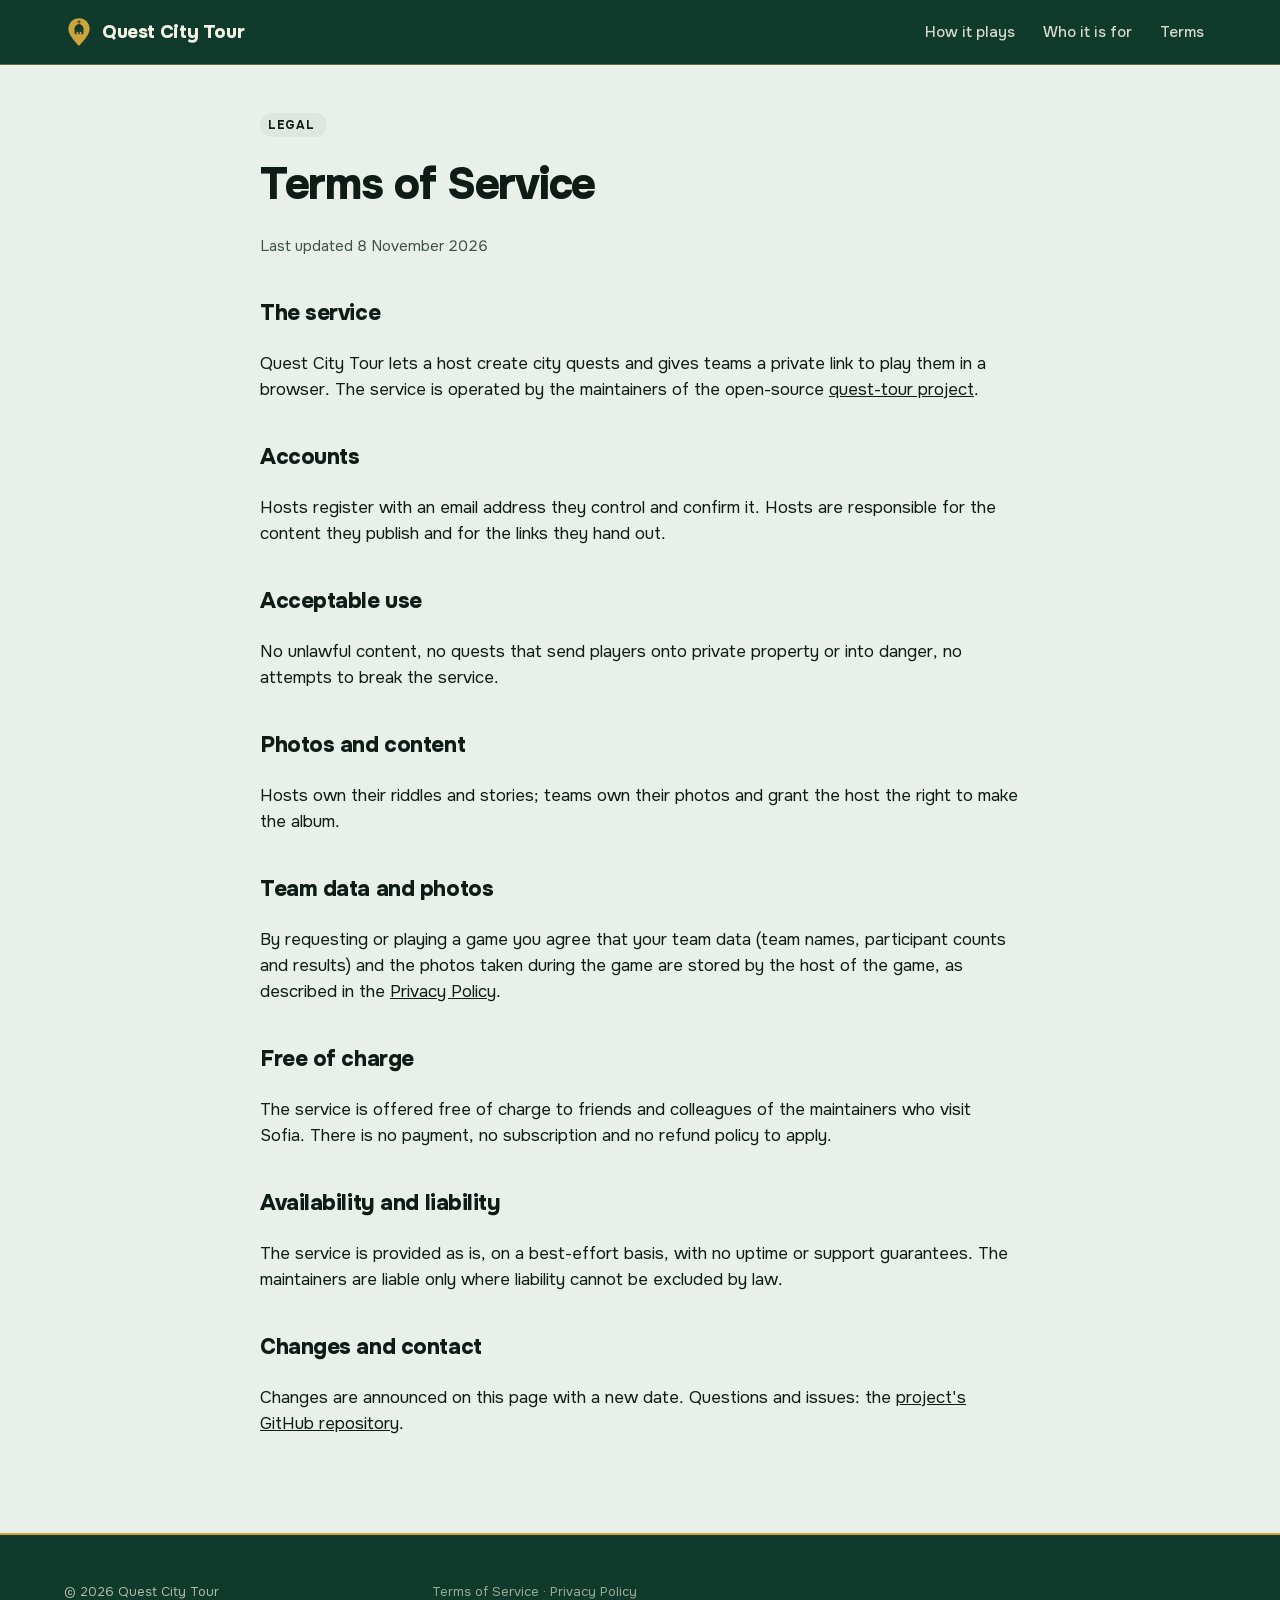
<file: terms.html>
<!DOCTYPE html>
<html lang="en">
<head>
<meta charset="utf-8">
<meta name="viewport" content="width=device-width, initial-scale=1, viewport-fit=cover">
<title>Terms of Service · Quest City Tour</title>
<meta name="description" content="The terms under which hosts and players use Quest City Tour.">
<link rel="icon" href="favicon.svg" type="image/svg+xml">
<link rel="apple-touch-icon" href="apple-touch-icon.png">
<link rel="stylesheet" href="assets/fonts.css">
<link rel="stylesheet" href="assets/site.css">
</head>
<body>
<svg width="0" height="0" style="position:absolute" aria-hidden="true"><defs>
    <!-- brand mark: a map pin holding a church cupola (design/logos.html, mark B) -->
    <symbol id="mark" viewBox="0 0 96 96">
      <path d="M48 92 C48 92 14 60 14 38 a34 34 0 0 1 68 0 C82 60 48 92 48 92 Z" fill="var(--m1)"/>
      <rect x="46.5" y="11" width="3" height="10" fill="var(--m2)"/><rect x="42.5" y="14" width="11" height="2.6" fill="var(--m2)"/>
      <path d="M33 42 C33 30 40 23 48 22 C56 23 63 30 63 42 Z" fill="var(--m2)"/>
      <rect x="34" y="42" width="28" height="13" fill="var(--m2)"/>
      <path d="M40 55 V50 a3 3 0 0 1 6 0 V55 Z" fill="var(--m1)"/><path d="M50 55 V50 a3 3 0 0 1 6 0 V55 Z" fill="var(--m1)"/>
    </symbol>
</defs></svg>
<header class="nav"><div class="wrap">
  <a class="brand" href="index.html"><svg aria-hidden="true"><use href="#mark"/></svg>Quest City Tour</a>
  <ul class="nav-links" style="display:flex"><li><a href="index.html#how">How it plays</a></li><li><a href="index.html#who">Who it is for</a></li><li><a href="terms.html">Terms</a></li></ul>
</div></header>
<main class="doc"><div class="wrap">
  <p class="eyebrow eyebrow--muted">Legal</p>
  <h1>Terms of Service</h1>
  <p class="meta">Last updated 8 November 2026</p>
  <h2>The service</h2><p>Quest City Tour lets a host create city quests and gives teams a private link to play them in a browser. The service is operated by the maintainers of the open-source <a href="https://github.com/yasen-mitev/quest-tour">quest-tour project</a>.</p>
  <h2>Accounts</h2><p>Hosts register with an email address they control and confirm it. Hosts are responsible for the content they publish and for the links they hand out.</p>
  <h2>Acceptable use</h2><p>No unlawful content, no quests that send players onto private property or into danger, no attempts to break the service.</p>
  <h2>Photos and content</h2><p>Hosts own their riddles and stories; teams own their photos and grant the host the right to make the album.</p>
  <h2>Team data and photos</h2><p>By requesting or playing a game you agree that your team data (team names, participant counts and results) and the photos taken during the game are stored by the host of the game, as described in the <a href="privacy.html#team-data">Privacy Policy</a>.</p>
  <h2>Free of charge</h2><p>The service is offered free of charge to friends and colleagues of the maintainers who visit Sofia. There is no payment, no subscription and no refund policy to apply.</p>
  <h2>Availability and liability</h2><p>The service is provided as is, on a best-effort basis, with no uptime or support guarantees. The maintainers are liable only where liability cannot be excluded by law.</p>
  <h2>Changes and contact</h2><p>Changes are announced on this page with a new date. Questions and issues: the <a href="https://github.com/yasen-mitev/quest-tour">project's GitHub repository</a>.</p>
</div></main>
<footer class="footer"><div class="wrap footer-foot" style="margin-top:0;padding-top:0;border:0"><span>© 2026 Quest City Tour</span><span><a href="terms.html">Terms of Service</a> · <a href="privacy.html">Privacy Policy</a></span></div></footer>
</body>
</html>
</file>
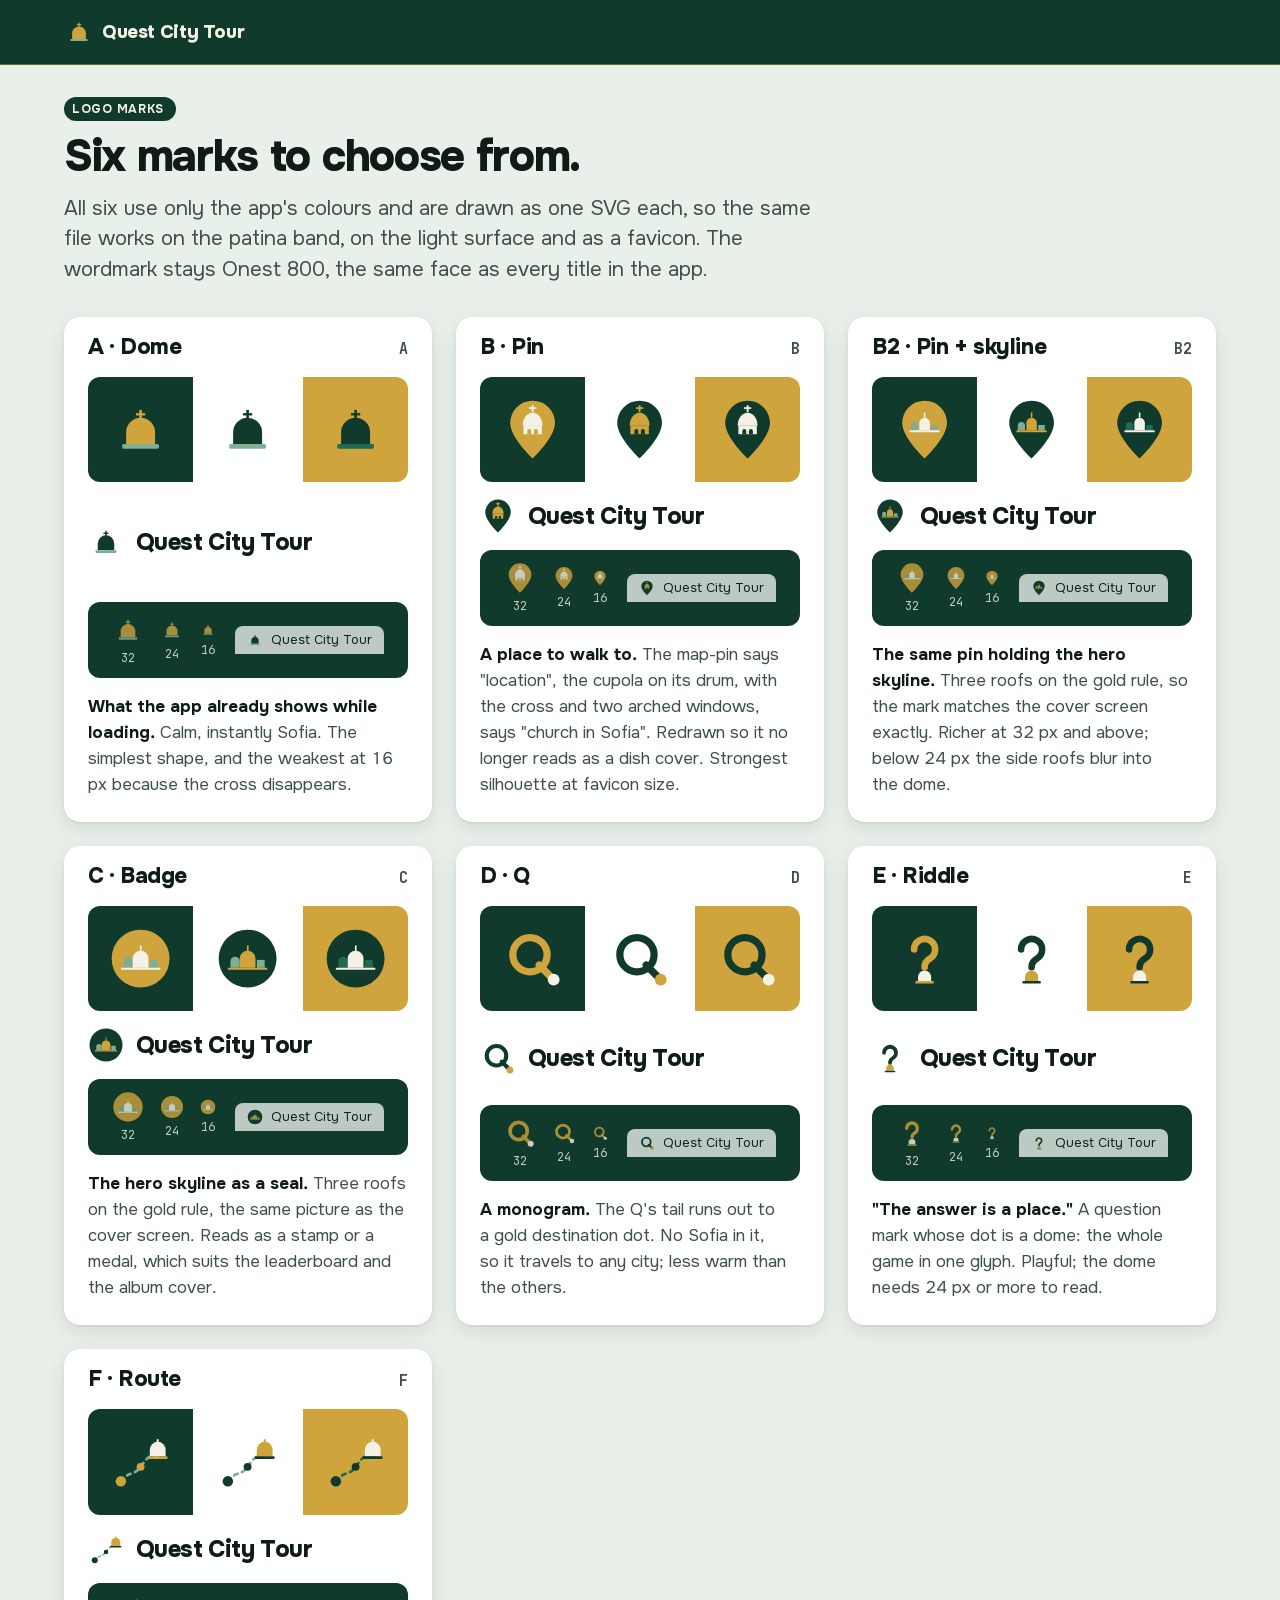
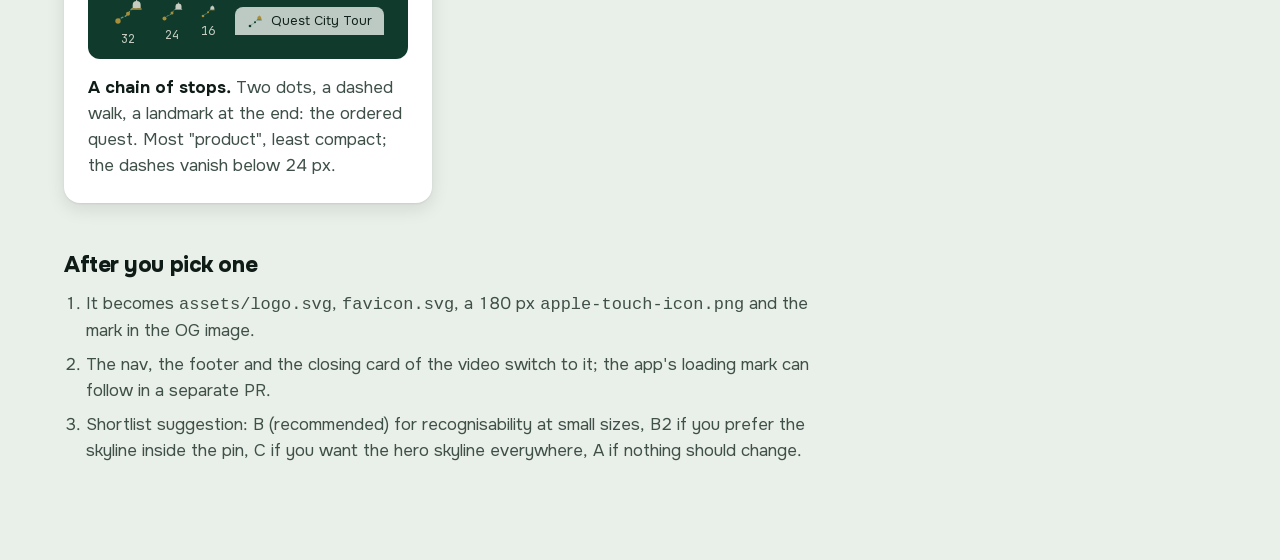
<file: design/logos.html>
<!DOCTYPE html>
<html lang="en">
<head>
<meta charset="utf-8">
<meta name="viewport" content="width=device-width, initial-scale=1, viewport-fit=cover">
<title>Quest City Tour Marks</title>
<meta name="description" content="Six logo marks for Quest City Tour to choose from, each shown on patina, on the light surface, at favicon sizes and next to the wordmark.">
<link rel="stylesheet" href="../assets/fonts.css">
<link rel="stylesheet" href="../assets/site.css">
<style>
  /* Each mark is one SVG drawn with three roles: --m1 main shape, --m2 accent, --m3 ground detail.
     The roles swap per context, so one file serves the patina band, the light surface and the favicon. */
  .on-dark { --m1: var(--gold-500); --m2: var(--ink-inverse); --m3: var(--patina-300); background: var(--accent-strong); color: var(--ink-inverse); }
  .on-light { --m1: var(--patina-800); --m2: var(--gold-500); --m3: var(--patina-300); background: var(--surface-raised); color: var(--ink); }
  .on-gold { --m1: var(--patina-800); --m2: var(--ink-inverse); --m3: var(--patina-600); background: var(--gold-500); color: var(--ink); }
  .page { padding-block: var(--space-6) var(--space-9); }
  .intro { display: grid; gap: var(--space-3); margin-bottom: var(--space-6); max-width: 70ch; }
  .intro .t-lead { color: var(--ink-muted); }
  .marks { display: grid; grid-template-columns: repeat(auto-fit, minmax(340px, 1fr)); gap: var(--space-5); }
  .mark { background: var(--surface-raised); border-radius: var(--radius-lg); box-shadow: var(--shadow-raised); overflow: hidden; display: grid; grid-template-rows: auto auto 1fr; }
  .mark-head { display: flex; align-items: baseline; justify-content: space-between; gap: var(--space-3); padding: var(--space-4) var(--space-5) 0; }
  .mark-head h2 { font: 800 22px/28px var(--font-display); letter-spacing: -0.02em; }
  .mark-head .step-no { font: 700 15px/20px var(--font-mono); color: var(--ink-muted); }
  .swatches { display: grid; grid-template-columns: 1fr 1fr 1fr; gap: 2px; margin: var(--space-4) var(--space-5) 0; border-radius: var(--radius-md); overflow: hidden; }
  .sw { display: grid; place-items: center; aspect-ratio: 1; }
  .sw svg { width: 60%; height: 60%; }
  .lockup { display: flex; align-items: center; gap: 12px; padding: 0 var(--space-5); margin-top: var(--space-4); font: 800 24px/28px var(--font-display); letter-spacing: -0.025em; color: var(--ink); }
  .lockup svg { width: 36px; height: 36px; --m1: var(--patina-800); --m2: var(--gold-500); --m3: var(--patina-300); }
  .sizes { display: flex; align-items: center; gap: var(--space-4); padding: var(--space-3) var(--space-5); margin: var(--space-4) var(--space-5) 0; border-radius: var(--radius-md); }
  .sizes span { display: grid; gap: 4px; justify-items: center; font: 400 12px/16px var(--font-mono); opacity: .8; }
  .sizes .s32 svg { width: 32px; height: 32px; } .sizes .s24 svg { width: 24px; height: 24px; } .sizes .s16 svg { width: 16px; height: 16px; }
  .sizes .tab { margin-left: auto; display: flex; align-items: center; gap: 8px; padding: 6px 12px; border-radius: 8px 8px 0 0; background: var(--surface); color: var(--ink); font: 400 13px/16px var(--font-sans); }
  .tab svg { width: 16px; height: 16px; --m1: var(--patina-800); --m2: var(--gold-500); --m3: var(--patina-300); }
  .mark p { padding: var(--space-4) var(--space-5) var(--space-5); color: var(--ink-muted); align-self: end; }
  .mark p b { color: var(--ink); }
  .how { margin-top: var(--space-7); display: grid; gap: var(--space-3); max-width: 70ch; }
  .how ol { margin: 0; padding-left: 22px; display: grid; gap: var(--space-2); color: var(--ink-muted); }
</style>
</head>
<body>
<svg width="0" height="0" style="position:absolute" aria-hidden="true"><defs>
  <!-- A · Dome: the app's own loading mark -->
  <symbol id="m-a" viewBox="0 0 96 96">
    <path d="M26 70 V52 a22 22 0 0 1 44 0 V70 Z" fill="var(--m1)"/>
    <rect x="46" y="18" width="4" height="14" fill="var(--m1)"/><rect x="41" y="23" width="14" height="3.5" fill="var(--m1)"/>
    <rect x="20" y="70" width="56" height="7" rx="2.5" fill="var(--m3)"/>
  </symbol>
  <!-- B · Pin: a map pin holding a church dome: cupola on a drum with two arched windows and the cross -->
  <symbol id="m-b" viewBox="0 0 96 96">
    <path d="M48 92 C48 92 14 60 14 38 a34 34 0 0 1 68 0 C82 60 48 92 48 92 Z" fill="var(--m1)"/>
    <rect x="46.5" y="11" width="3" height="10" fill="var(--m2)"/><rect x="42.5" y="14" width="11" height="2.6" fill="var(--m2)"/>
    <path d="M33 42 C33 30 40 23 48 22 C56 23 63 30 63 42 Z" fill="var(--m2)"/>
    <rect x="34" y="42" width="28" height="13" fill="var(--m2)"/>
    <path d="M40 55 V50 a3 3 0 0 1 6 0 V55 Z" fill="var(--m1)"/><path d="M50 55 V50 a3 3 0 0 1 6 0 V55 Z" fill="var(--m1)"/>
  </symbol>
  <!-- B2 · Pin with the mini skyline -->
  <symbol id="m-b2" viewBox="0 0 96 96">
    <path d="M48 92 C48 92 14 60 14 38 a34 34 0 0 1 68 0 C82 60 48 92 48 92 Z" fill="var(--m1)"/>
    <path d="M27 49 V42 a5.5 5.5 0 0 1 11 0 V49 Z" fill="var(--m3)"/>
    <path d="M40 49 V38 a8 8 0 0 1 16 0 V49 Z" fill="var(--m2)"/><rect x="46.8" y="22" width="2.4" height="8" fill="var(--m2)"/>
    <rect x="58" y="41" width="10" height="8" fill="var(--m3)"/>
    <rect x="25" y="49" width="46" height="3" rx="1" fill="var(--m2)"/>
  </symbol>
  <!-- C · Badge: a round seal with three roofs on a gold rule -->
  <symbol id="m-c" viewBox="0 0 96 96">
    <circle cx="48" cy="48" r="44" fill="var(--m1)"/>
    <path d="M22 62 V52 a7 7 0 0 1 14 0 V62 Z" fill="var(--m3)"/>
    <path d="M36 62 V48 a12 12 0 0 1 24 0 V62 Z" fill="var(--m2)"/><rect x="47" y="28" width="2.5" height="9" fill="var(--m2)"/>
    <rect x="62" y="50" width="12" height="12" fill="var(--m3)"/>
    <rect x="18" y="62" width="60" height="3" rx="1" fill="var(--m2)"/>
  </symbol>
  <!-- D · Q: a monogram whose tail runs to the destination -->
  <symbol id="m-d" viewBox="0 0 96 96">
    <circle cx="44" cy="42" r="26" fill="none" stroke="var(--m1)" stroke-width="11"/>
    <path d="M58 58 L78 78" fill="none" stroke="var(--m1)" stroke-width="11" stroke-linecap="round"/>
    <circle cx="80" cy="80" r="9" fill="var(--m2)"/>
  </symbol>
  <!-- E · Riddle: a question mark whose dot is a dome -->
  <symbol id="m-e" viewBox="0 0 96 96">
    <path d="M32 34 a16 16 0 1 1 24 14 c-6 3.5 -8 7 -8 13" fill="none" stroke="var(--m1)" stroke-width="10" stroke-linecap="round"/>
    <path d="M38 82 V76 a10 10 0 0 1 20 0 V82 Z" fill="var(--m2)"/>
    <rect x="34" y="82" width="28" height="4" rx="1.5" fill="var(--m1)"/>
  </symbol>
  <!-- F · Route: three stops, the last one a landmark -->
  <symbol id="m-f" viewBox="0 0 96 96">
    <path d="M18 78 C30 62 38 70 48 56 S62 36 74 40" fill="none" stroke="var(--m3)" stroke-width="4" stroke-dasharray="6 7" stroke-linecap="round"/>
    <circle cx="18" cy="78" r="8" fill="var(--m1)"/>
    <circle cx="48" cy="56" r="6" fill="var(--m1)"/>
    <path d="M62 40 V30 a12 12 0 0 1 24 0 V40 Z" fill="var(--m2)"/><rect x="72.5" y="14" width="3" height="8" fill="var(--m2)"/>
    <rect x="59" y="40" width="30" height="4" rx="1.5" fill="var(--m1)"/>
  </symbol>
</defs></svg>

<header class="nav"><div class="wrap"><a class="brand" href="../index.html"><svg aria-hidden="true"><use href="#m-a" style="--m1:var(--gold-500);--m3:var(--patina-300)"/></svg>Quest City Tour</a></div></header>

<main class="page"><div class="wrap">
  <div class="intro">
    <p class="eyebrow">Logo marks</p>
    <h1 class="t-display-xl">Six marks to choose from.</h1>
    <p class="t-lead">All six use only the app's colours and are drawn as one SVG each, so the same file works on the patina band, on the light surface and as a favicon. The wordmark stays Onest 800, the same face as every title in the app.</p>
  </div>

  <div class="marks">
    <article class="mark" id="a">
      <div class="mark-head"><h2>A · Dome</h2><span class="step-no">A</span></div>
      <div class="swatches"><div class="sw on-dark"><svg><use href="#m-a"/></svg></div><div class="sw on-light"><svg><use href="#m-a"/></svg></div><div class="sw on-gold"><svg><use href="#m-a"/></svg></div></div>
      <div class="lockup"><svg><use href="#m-a"/></svg>Quest City Tour</div>
      <div class="sizes on-dark"><span class="s32"><svg><use href="#m-a"/></svg>32</span><span class="s24"><svg><use href="#m-a"/></svg>24</span><span class="s16"><svg><use href="#m-a"/></svg>16</span><span class="tab"><svg><use href="#m-a"/></svg>Quest City Tour</span></div>
      <p><b>What the app already shows while loading.</b> Calm, instantly Sofia. The simplest shape, and the weakest at 16 px because the cross disappears.</p>
    </article>

    <article class="mark" id="b">
      <div class="mark-head"><h2>B · Pin</h2><span class="step-no">B</span></div>
      <div class="swatches"><div class="sw on-dark"><svg><use href="#m-b"/></svg></div><div class="sw on-light"><svg><use href="#m-b"/></svg></div><div class="sw on-gold"><svg><use href="#m-b"/></svg></div></div>
      <div class="lockup"><svg><use href="#m-b"/></svg>Quest City Tour</div>
      <div class="sizes on-dark"><span class="s32"><svg><use href="#m-b"/></svg>32</span><span class="s24"><svg><use href="#m-b"/></svg>24</span><span class="s16"><svg><use href="#m-b"/></svg>16</span><span class="tab"><svg><use href="#m-b"/></svg>Quest City Tour</span></div>
      <p><b>A place to walk to.</b> The map-pin says "location", the cupola on its drum, with the cross and two arched windows, says "church in Sofia". Redrawn so it no longer reads as a dish cover. Strongest silhouette at favicon size.</p>
    </article>

    <article class="mark" id="b2">
      <div class="mark-head"><h2>B2 · Pin + skyline</h2><span class="step-no">B2</span></div>
      <div class="swatches"><div class="sw on-dark"><svg><use href="#m-b2"/></svg></div><div class="sw on-light"><svg><use href="#m-b2"/></svg></div><div class="sw on-gold"><svg><use href="#m-b2"/></svg></div></div>
      <div class="lockup"><svg><use href="#m-b2"/></svg>Quest City Tour</div>
      <div class="sizes on-dark"><span class="s32"><svg><use href="#m-b2"/></svg>32</span><span class="s24"><svg><use href="#m-b2"/></svg>24</span><span class="s16"><svg><use href="#m-b2"/></svg>16</span><span class="tab"><svg><use href="#m-b2"/></svg>Quest City Tour</span></div>
      <p><b>The same pin holding the hero skyline.</b> Three roofs on the gold rule, so the mark matches the cover screen exactly. Richer at 32 px and above; below 24 px the side roofs blur into the dome.</p>
    </article>

    <article class="mark" id="c">
      <div class="mark-head"><h2>C · Badge</h2><span class="step-no">C</span></div>
      <div class="swatches"><div class="sw on-dark"><svg><use href="#m-c"/></svg></div><div class="sw on-light"><svg><use href="#m-c"/></svg></div><div class="sw on-gold"><svg><use href="#m-c"/></svg></div></div>
      <div class="lockup"><svg><use href="#m-c"/></svg>Quest City Tour</div>
      <div class="sizes on-dark"><span class="s32"><svg><use href="#m-c"/></svg>32</span><span class="s24"><svg><use href="#m-c"/></svg>24</span><span class="s16"><svg><use href="#m-c"/></svg>16</span><span class="tab"><svg><use href="#m-c"/></svg>Quest City Tour</span></div>
      <p><b>The hero skyline as a seal.</b> Three roofs on the gold rule, the same picture as the cover screen. Reads as a stamp or a medal, which suits the leaderboard and the album cover.</p>
    </article>

    <article class="mark" id="d">
      <div class="mark-head"><h2>D · Q</h2><span class="step-no">D</span></div>
      <div class="swatches"><div class="sw on-dark"><svg><use href="#m-d"/></svg></div><div class="sw on-light"><svg><use href="#m-d"/></svg></div><div class="sw on-gold"><svg><use href="#m-d"/></svg></div></div>
      <div class="lockup"><svg><use href="#m-d"/></svg>Quest City Tour</div>
      <div class="sizes on-dark"><span class="s32"><svg><use href="#m-d"/></svg>32</span><span class="s24"><svg><use href="#m-d"/></svg>24</span><span class="s16"><svg><use href="#m-d"/></svg>16</span><span class="tab"><svg><use href="#m-d"/></svg>Quest City Tour</span></div>
      <p><b>A monogram.</b> The Q's tail runs out to a gold destination dot. No Sofia in it, so it travels to any city; less warm than the others.</p>
    </article>

    <article class="mark" id="e">
      <div class="mark-head"><h2>E · Riddle</h2><span class="step-no">E</span></div>
      <div class="swatches"><div class="sw on-dark"><svg><use href="#m-e"/></svg></div><div class="sw on-light"><svg><use href="#m-e"/></svg></div><div class="sw on-gold"><svg><use href="#m-e"/></svg></div></div>
      <div class="lockup"><svg><use href="#m-e"/></svg>Quest City Tour</div>
      <div class="sizes on-dark"><span class="s32"><svg><use href="#m-e"/></svg>32</span><span class="s24"><svg><use href="#m-e"/></svg>24</span><span class="s16"><svg><use href="#m-e"/></svg>16</span><span class="tab"><svg><use href="#m-e"/></svg>Quest City Tour</span></div>
      <p><b>"The answer is a place."</b> A question mark whose dot is a dome: the whole game in one glyph. Playful; the dome needs 24 px or more to read.</p>
    </article>

    <article class="mark" id="f">
      <div class="mark-head"><h2>F · Route</h2><span class="step-no">F</span></div>
      <div class="swatches"><div class="sw on-dark"><svg><use href="#m-f"/></svg></div><div class="sw on-light"><svg><use href="#m-f"/></svg></div><div class="sw on-gold"><svg><use href="#m-f"/></svg></div></div>
      <div class="lockup"><svg><use href="#m-f"/></svg>Quest City Tour</div>
      <div class="sizes on-dark"><span class="s32"><svg><use href="#m-f"/></svg>32</span><span class="s24"><svg><use href="#m-f"/></svg>24</span><span class="s16"><svg><use href="#m-f"/></svg>16</span><span class="tab"><svg><use href="#m-f"/></svg>Quest City Tour</span></div>
      <p><b>A chain of stops.</b> Two dots, a dashed walk, a landmark at the end: the ordered quest. Most "product", least compact; the dashes vanish below 24 px.</p>
    </article>
  </div>

  <div class="how">
    <h2 class="t-title">After you pick one</h2>
    <ol>
      <li>It becomes <code>assets/logo.svg</code>, <code>favicon.svg</code>, a 180 px <code>apple-touch-icon.png</code> and the mark in the OG image.</li>
      <li>The nav, the footer and the closing card of the video switch to it; the app's loading mark can follow in a separate PR.</li>
      <li>Shortlist suggestion: B (recommended) for recognisability at small sizes, B2 if you prefer the skyline inside the pin, C if you want the hero skyline everywhere, A if nothing should change.</li>
    </ol>
  </div>
</div></main>
</body>
</html>
</file>
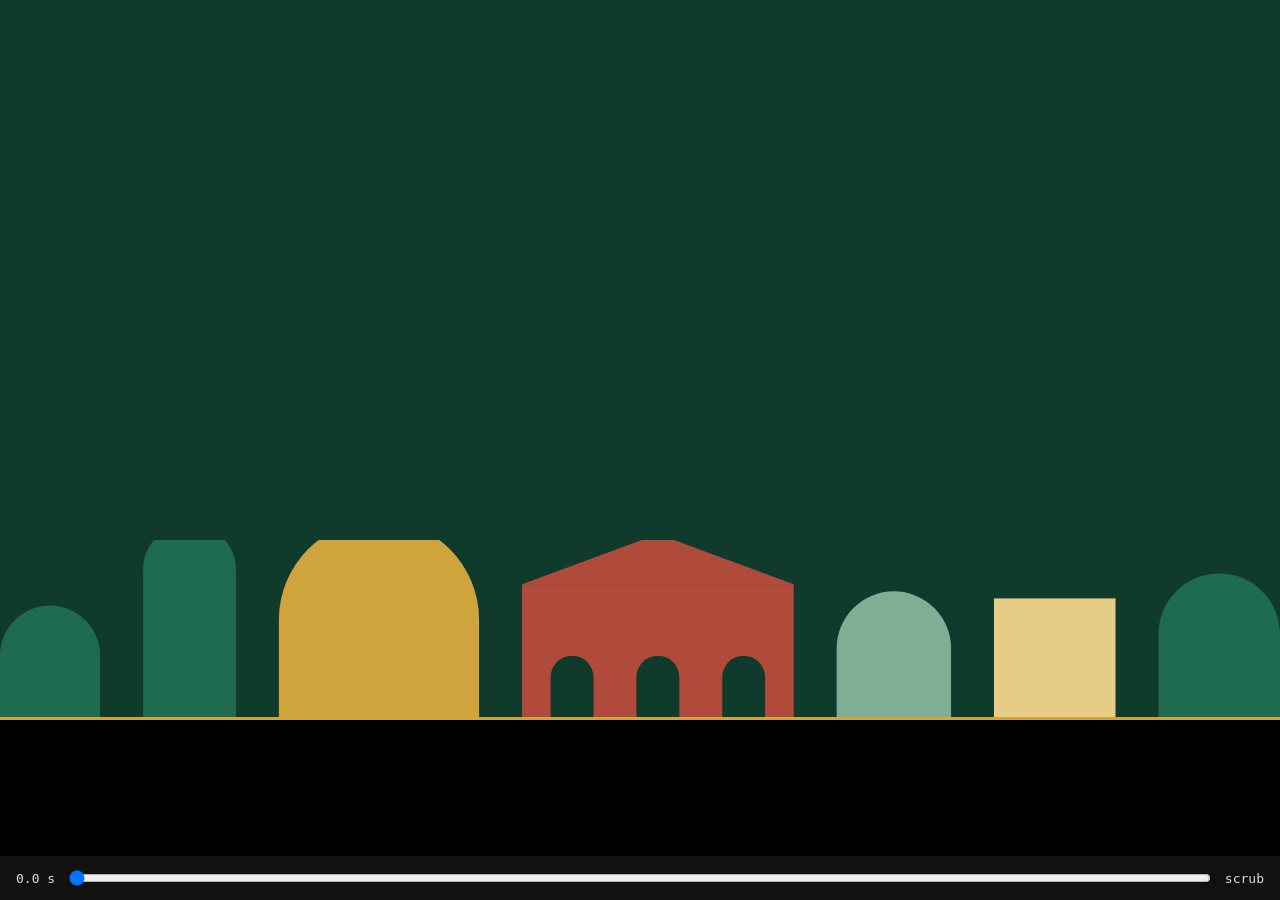
<file: video/overview.html>
<!DOCTYPE html>
<html lang="en">
<head>
<meta charset="utf-8">
<title>Quest City Tour — overview storyboard</title>
<link rel="stylesheet" href="../assets/fonts.css">
<link rel="stylesheet" href="../assets/site.css">
<style>
  /* 1280 x 720 stage. Everything is driven by render(t) from render.py (frame-exact, no realtime
     animation), so the page is also a storyboard you can scrub in a browser with the slider. */
  html, body { margin: 0; background: #000; }
  .stage { position: relative; width: 1280px; height: 720px; overflow: hidden; background: var(--accent-strong); color: var(--ink-inverse); font-family: var(--font-sans); }
  .sky { position: absolute; left: 0; right: 0; bottom: 0; height: 180px; }
  .sky .skyline { height: 180px; width: 100%; }
  .rule { position: absolute; left: 0; right: 0; bottom: 0; height: 3px; background: var(--gold-500); }
  .cap { position: absolute; left: 88px; top: 150px; width: 520px; display: grid; gap: 20px; will-change: transform, opacity; }
  .cap .k { font: 700 15px/20px var(--font-sans); letter-spacing: .16em; text-transform: uppercase; color: var(--gold-300); margin: 0; }
  .cap h2 { font: 800 56px/1.02 var(--font-display); letter-spacing: -0.035em; margin: 0; text-wrap: balance; }
  .cap p { font: 400 23px/1.45 var(--font-sans); margin: 0; opacity: .92; max-width: 24ch; }
  .cap .chips { display: flex; gap: 10px; flex-wrap: wrap; }
  .cap .tag { font-size: 17px; padding: 4px 12px; }
  .phone-slot { position: absolute; right: 120px; top: 44px; width: calc(390px * .75); height: calc(844px * .75); }
  .phone-slot .phone { --s: .75; position: absolute; top: 0; left: 0; will-change: transform, opacity; }
  .title { position: absolute; inset: 0; display: grid; place-content: center; justify-items: center; gap: 24px; text-align: center; padding-bottom: 80px; }
  .title svg.mark { width: 120px; height: 120px; --m1: var(--gold-500); --m2: var(--ink-inverse); }
  .title h1 { font: 800 88px/1 var(--font-display); letter-spacing: -0.04em; margin: 0; }
  .title p { font: 400 28px/1.3 var(--font-sans); margin: 0; opacity: .92; }
    .sheet-slot { position: absolute; right: 160px; top: 60px; width: 420px; }
  .sheet-slot .sheet { max-width: 420px; }
  .scrub { position: fixed; left: 0; right: 0; bottom: 0; padding: 12px 16px; background: #111; color: #ddd; font: 13px/1 ui-monospace, monospace; display: flex; gap: 12px; align-items: center; }
  .scrub input { flex: 1; }
  body.capture .scrub { display: none; }
  /* photo screen */
  .qc-photo { display: flex; align-items: center; gap: 12px; padding: 16px; border-radius: 16px; background: var(--patina-50); border: 2px solid var(--patina-600); }
  .qc-photo__icon { width: 48px; height: 48px; border-radius: 12px; display: grid; place-items: center; background: var(--patina-600); color: var(--ink-inverse); flex: none; }
  .qc-photo__icon svg { width: 24px; height: 24px; }
  .qc-photo__title { font: 700 17px/22px var(--font-sans); color: var(--patina-800); }
  .qc-photo__meta { font: 400 15px/20px var(--font-sans); color: var(--ink-muted); }
</style>
</head>
<body>
<svg width="0" height="0" style="position:absolute" aria-hidden="true"><defs>
  <symbol id="skyline" viewBox="0 0 358 64" preserveAspectRatio="xMidYMax slice">
    <path d="M0 64 V46 a14 14 0 0 1 28 0 V64 Z" fill="var(--patina-600)"/><rect x="40" y="22" width="26" height="42" fill="var(--patina-600)"/><path d="M40 22 a13 13 0 0 1 26 0 Z" fill="var(--patina-600)"/><rect x="51" y="2" width="4" height="10" fill="var(--gold-500)"/>
    <path d="M78 64 V36 a28 28 0 0 1 56 0 V64 Z" fill="var(--gold-500)"/><rect x="104" y="0" width="4" height="10" fill="var(--gold-500)"/><rect x="146" y="26" width="76" height="38" fill="var(--theatre-500)"/>
    <path d="M154 64 V52 a6 6 0 0 1 12 0 V64 Z" fill="var(--patina-800)"/><path d="M178 64 V52 a6 6 0 0 1 12 0 V64 Z" fill="var(--patina-800)"/><path d="M202 64 V52 a6 6 0 0 1 12 0 V64 Z" fill="var(--patina-800)"/>
    <path d="M146 26 L184 12 L222 26 Z" fill="var(--theatre-500)"/><path d="M234 64 V44 a16 16 0 0 1 32 0 V64 Z" fill="var(--patina-300)"/><rect x="278" y="30" width="34" height="34" fill="var(--gold-300)"/><path d="M324 64 V40 a17 17 0 0 1 34 0 V64 Z" fill="var(--patina-600)"/>
  </symbol>
    <!-- brand mark: a map pin holding a church cupola (design/logos.html, mark B) -->
    <symbol id="mark" viewBox="0 0 96 96">
      <path d="M48 92 C48 92 14 60 14 38 a34 34 0 0 1 68 0 C82 60 48 92 48 92 Z" fill="var(--m1)"/>
      <rect x="46.5" y="11" width="3" height="10" fill="var(--m2)"/><rect x="42.5" y="14" width="11" height="2.6" fill="var(--m2)"/>
      <path d="M33 42 C33 30 40 23 48 22 C56 23 63 30 63 42 Z" fill="var(--m2)"/>
      <rect x="34" y="42" width="28" height="13" fill="var(--m2)"/>
      <path d="M40 55 V50 a3 3 0 0 1 6 0 V55 Z" fill="var(--m1)"/><path d="M50 55 V50 a3 3 0 0 1 6 0 V55 Z" fill="var(--m1)"/>
    </symbol>
  <symbol id="i-clock" viewBox="0 0 24 24"><path fill-rule="evenodd" d="M12 4a9 9 0 1 0 0 18 9 9 0 0 0 0-18zm-1 4h2v4.6l3 1.7-1 1.7-4-2.3z"/><rect x="9" y="1.5" width="6" height="2" rx="1"/></symbol>
  <symbol id="i-camera" viewBox="0 0 24 24"><path fill-rule="evenodd" d="M9 4l-2 3H4a1 1 0 0 0-1 1v11a1 1 0 0 0 1 1h16a1 1 0 0 0 1-1V8a1 1 0 0 0-1-1h-3l-2-3zm3 5.5a4 4 0 1 0 0 8 4 4 0 0 0 0-8z"/><circle cx="12" cy="13.5" r="2.2"/></symbol>
  <symbol id="i-team" viewBox="0 0 24 24"><circle cx="9" cy="8" r="3.5"/><circle cx="17" cy="10" r="2.5"/><path d="M3 20a6 6 0 0 1 12 0z"/><path d="M14.5 20a4.5 4.5 0 0 1 7 0z"/></symbol>
  <symbol id="i-star" viewBox="0 0 24 24"><path d="M12 2.8l2.9 6 6.6.9-4.8 4.6 1.2 6.5L12 17.7l-5.9 3.1 1.2-6.5L2.5 9.7l6.6-.9z"/></symbol>
  <symbol id="i-check" viewBox="0 0 24 24"><path d="M5 12.5l4.5 4.5L19 7.5" fill="none" stroke="currentColor" stroke-width="2.5" stroke-linecap="round" stroke-linejoin="round"/></symbol>
  <symbol id="i-arrow" viewBox="0 0 24 24"><path d="M5 12h14M13 6l6 6-6 6" fill="none" stroke="currentColor" stroke-width="2.5" stroke-linecap="round" stroke-linejoin="round"/></symbol>
  <symbol id="i-globe" viewBox="0 0 24 24"><g fill="none" stroke="currentColor" stroke-width="2.5" stroke-linecap="round"><circle cx="12" cy="12" r="9"/><path d="M3 12h18M12 3c-2.6 2.5-3.9 5.5-3.9 9s1.3 6.5 3.9 9c2.6-2.5 3.9-5.5 3.9-9S14.6 5.5 12 3z"/></g></symbol>
  <symbol id="confetti" viewBox="0 0 390 620"><rect x="40" y="56" width="10" height="20" rx="2" fill="var(--gold-500)" transform="rotate(-24 45 66)"/><rect x="92" y="120" width="8" height="16" rx="2" fill="var(--patina-600)" transform="rotate(30 96 128)"/><circle cx="150" cy="60" r="5" fill="var(--theatre-500)"/><rect x="218" y="40" width="10" height="20" rx="2" fill="var(--patina-300)" transform="rotate(18 223 50)"/><rect x="300" y="78" width="10" height="20" rx="2" fill="var(--gold-500)" transform="rotate(40 305 88)"/><circle cx="344" cy="150" r="6" fill="var(--gold-300)"/><rect x="30" y="210" width="8" height="16" rx="2" fill="var(--theatre-500)" transform="rotate(-40 34 218)"/><circle cx="70" cy="300" r="5" fill="var(--gold-500)"/><rect x="336" y="250" width="8" height="16" rx="2" fill="var(--patina-600)" transform="rotate(-18 340 258)"/><circle cx="268" cy="140" r="4" fill="var(--patina-600)"/><circle cx="28" cy="400" r="5" fill="var(--patina-300)"/></symbol>
  <symbol id="curtain-art" viewBox="0 0 390 220" preserveAspectRatio="xMaxYMin slice"><rect x="300" y="30" width="10" height="20" rx="2" fill="var(--gold-300)" transform="rotate(24 305 40)"/><circle cx="350" cy="70" r="6" fill="var(--patina-300)"/><rect x="250" y="16" width="8" height="16" rx="2" fill="var(--patina-300)" transform="rotate(-30 254 24)"/><circle cx="268" cy="96" r="4" fill="var(--gold-300)"/><rect x="356" y="128" width="10" height="20" rx="2" fill="var(--gold-500)" transform="rotate(-18 361 138)"/><circle cx="200" cy="30" r="4" fill="var(--gold-500)"/><path d="M310 220 V176 a26 26 0 0 1 52 0 V220 Z" fill="var(--patina-600)"/><path d="M250 220 V192 a16 16 0 0 1 32 0 V220 Z" fill="var(--patina-600)"/></symbol>
  <symbol id="pic-domes" viewBox="0 0 320 180" preserveAspectRatio="xMidYMid slice"><rect width="320" height="180" fill="var(--gold-100)"/><circle cx="58" cy="40" r="22" fill="var(--gold-300)"/><path d="M0 136 L60 106 L120 136 Z" fill="var(--patina-300)"/><path d="M200 136 L260 106 L320 136 Z" fill="var(--patina-300)"/><rect x="0" y="136" width="320" height="44" fill="var(--patina-600)"/><rect x="40" y="98" width="52" height="40" fill="var(--surface-raised)"/><path d="M40 98 A26 26 0 0 1 92 98 Z" fill="var(--gold-500)"/><rect x="64" y="56" width="4" height="18" fill="var(--gold-700)"/><rect x="58" y="61" width="16" height="3" fill="var(--gold-700)"/><rect x="112" y="78" width="96" height="62" fill="var(--surface-raised)"/><path d="M112 78 A48 48 0 0 1 208 78 Z" fill="var(--gold-500)"/><rect x="158" y="0" width="4" height="30" fill="var(--gold-700)"/><rect x="151" y="8" width="18" height="3" fill="var(--gold-700)"/><path d="M128 126 V104 a8 8 0 0 1 16 0 V126 Z" fill="var(--patina-800)"/><path d="M152 126 V104 a8 8 0 0 1 16 0 V126 Z" fill="var(--patina-800)"/><path d="M176 126 V104 a8 8 0 0 1 16 0 V126 Z" fill="var(--patina-800)"/><rect x="228" y="98" width="52" height="40" fill="var(--surface-raised)"/><path d="M228 98 A26 26 0 0 1 280 98 Z" fill="var(--gold-500)"/><rect x="252" y="56" width="4" height="18" fill="var(--gold-700)"/><rect x="246" y="61" width="16" height="3" fill="var(--gold-700)"/></symbol>
</defs></svg>

<div class="stage" id="stage">
  <div class="sky"><svg class="skyline"><use href="#skyline"/></svg></div>
  <div class="rule"></div>

  <!-- scene 0: title -->
  <div class="title scene" data-scene="0">
    <svg class="mark"><use href="#mark"/></svg>
    <h1>Quest City Tour</h1>
    <p>A city walk, turned into a quest.</p>
  </div>

  <!-- captions, one per scene -->
  <div class="cap scene" data-scene="1"><p class="k">One link per team</p><h2>Open it on any phone.</h2><p>No app, no accounts.</p></div>
  <div class="cap scene" data-scene="2"><p class="k">Step one</p><h2>Solve the riddle.</h2><p>The answer is a landmark. Hints cost minutes, shown up front.</p><div class="chips"><span class="tag">Hint 1 +10 min</span><span class="tag">Hint 2 +15 min</span></div></div>
  <div class="cap scene" data-scene="3"><p class="k">Step two</p><h2>Rate it, then walk there.</h2><p>A star for the host. Then no map: finding the place is the game.</p></div>
  <div class="cap scene" data-scene="4"><p class="k">Step three</p><h2>Take a team photo.</h2><p>Required at every landmark. Nobody sees it until the album.</p></div>
  <div class="cap scene" data-scene="5"><p class="k">The finish</p><h2>Total time, penalties included.</h2><p>Every team on one leaderboard.</p></div>
  <div class="cap scene" data-scene="6"><p class="k">The surprise</p><h2>The photos come back as an album.</h2><p>Every landmark, the team at it, and its story.</p></div>

  <!-- scene 7: closing -->
  <div class="title scene" data-scene="7">
    <svg class="mark"><use href="#mark"/></svg>
    <h1 style="font-size:64px">Made for friends and colleagues visiting Sofia.</h1>
    <p>Ask your host for a link.</p>
  </div>

  <div class="phone-slot">
    <!-- scene 1: cover -->
    <div class="phone scene" data-scene="1"><div class="ph">
      <div class="qs-cover"><div class="qs-cover__art"><svg class="skyline" preserveAspectRatio="xMidYMax slice"><use href="#skyline"/></svg></div>
        <div class="qs-cover__text"><p class="qs-hero__kicker">A city quest in 8 riddles</p><p class="t-display-xl">Sofia Old Town Quest</p><span class="qs-team"><svg><use href="#i-team"/></svg>Welcome, The Explorers</span></div></div>
      <div class="qs-actions qs-actions--cover"><span class="qc-btn qc-btn--gold">How it works <svg><use href="#i-arrow"/></svg></span></div>
    </div></div>
    <!-- scene 2: riddle (the answer field stays empty: the site never shows a riddle's answer) -->
    <div class="phone scene" data-scene="2"><div class="ph">
      <div class="qc-header"><div class="qc-header__top"><span class="qc-header__clock"><svg><use href="#i-clock"/></svg><span id="clock2">01:12:45</span></span><span class="qc-header__right"><span class="qc-tag">+10 min</span><span class="qc-lang"><svg><use href="#i-globe"/></svg>EN</span></span></div>
        <div class="qc-header__progress"><span>Task 3 of 8</span><span class="qc-progress qc-progress--seg" style="--segments:8"><span style="width:37.5%"></span></span></div></div>
      <div class="qs-main">
        <svg class="qs-pic"><use href="#pic-domes"/></svg>
        <div class="qs-card"><span class="qs-eyebrow">Riddle 3</span><p class="t-riddle">Golden domes shine over the square that bears my name. I was built to honour soldiers who fell for this land's freedom. Who am I?</p></div>
        <div class="qs-card"><p class="t-label">Your answer</p><div class="qc-input qc-input--empty">Type your answer<span class="caret"></span></div><span class="qc-btn qc-btn--primary">Submit</span></div>
        <div class="qs-card"><div class="qc-hint"><div class="qc-hint__head"><span>Hint 1</span><span>+10 min</span></div><p>Look for the largest golden domes in the city centre.</p></div></div>
      </div>
    </div></div>
    <!-- scene 3: correct -->
    <div class="phone scene" data-scene="3"><div class="ph">
      <div class="qc-header"><div class="qc-header__top"><span class="qc-header__clock"><svg><use href="#i-clock"/></svg>01:14:02</span><span class="qc-header__right"><span class="qc-tag">+10 min</span></span></div>
        <div class="qc-header__progress"><span>Task 3 of 8</span><span class="qc-progress qc-progress--seg" style="--segments:8"><span style="width:37.5%"></span></span></div></div>
      <div class="qs-main qs-main--center"><svg class="qs-confetti"><use href="#confetti"/></svg><span class="qs-badge"><svg><use href="#i-check"/></svg></span><p class="t-display-l">Correct!</p><p class="t-riddle">Riddle 3 solved</p><div class="qs-rate">  <span class="qs-eyebrow qs-eyebrow--gold"><svg aria-hidden="true"><use href="#i-star"/></svg>Rate this riddle</span>  <div class="qs-rate__stars"><span class="qs-rate__star"><svg aria-hidden="true"><use href="#i-star"/></svg></span><span class="qs-rate__star"><svg aria-hidden="true"><use href="#i-star"/></svg></span><span class="qs-rate__star"><svg aria-hidden="true"><use href="#i-star"/></svg></span><span class="qs-rate__star"><svg aria-hidden="true"><use href="#i-star"/></svg></span><span class="qs-rate__star"><svg aria-hidden="true"><use href="#i-star"/></svg></span></div>  <p class="t-caption qs-rate__word">Tap a star – it helps your host make the riddles better.</p></div></div>
      <div class="qs-actions"><span class="qc-btn qc-btn--primary"><svg><use href="#i-camera"/></svg>Take a photo, create a memory</span></div>
    </div></div>
    <!-- scene 4: photo saved -->
    <div class="phone scene" data-scene="4"><div class="ph">
      <div class="qc-header"><div class="qc-header__top"><span class="qc-header__clock"><svg><use href="#i-clock"/></svg>01:31:48</span><span class="qc-header__right"><span class="qc-tag">+10 min</span></span></div>
        <div class="qc-header__progress"><span>Task 3 of 8</span><span class="qc-progress qc-progress--seg" style="--segments:8"><span style="width:37.5%"></span></span></div></div>
      <div class="qs-main" style="padding-top:24px;gap:20px">
        <span class="qs-eyebrow qs-eyebrow--gold">Landmark 3 of 8</span>
        <p class="t-display-l">Take a photo of your team here.</p>
        <p class="t-body" style="color:var(--ink-muted)">Everyone in, the domes behind you. You can add more than one.</p>
        <div class="qc-photo"><span class="qc-photo__icon"><svg><use href="#i-check"/></svg></span><div><p class="qc-photo__title">Photo saved</p><p class="qc-photo__meta">1 photo · kept for the album</p></div></div>
      </div>
      <div class="qs-actions"><span class="qc-btn qc-btn--secondary"><svg><use href="#i-camera"/></svg>Add another photo</span><span class="qc-btn qc-btn--primary">Continue</span></div>
    </div></div>
    <!-- scene 5: finish -->
    <div class="phone scene" data-scene="5"><div class="ph">
      <div class="qs-curtain"><svg class="qs-curtain__art"><use href="#curtain-art"/></svg><p class="qs-hero__kicker">Sofia Old Town Quest</p><p class="t-display-l">You did it!</p><p class="t-timer-xl">02:58:30</p><p class="t-caption" style="color:var(--gold-300)">02:33:30 walking + 25 min of hints</p></div>
      <div class="qs-main"><table class="qc-board"><thead><tr><th>#</th><th>Team</th><th style="text-align:right">Total</th></tr></thead><tbody>
        <tr><td>1</td><td><b>Night Owls</b></td><td>02:41:05</td></tr><tr class="is-you"><td>2</td><td><b>The Explorers</b><span class="qc-you">you</span></td><td>02:58:30</td></tr>
        <tr><td>2</td><td><b>Map Breakers</b></td><td>02:58:30</td></tr><tr><td>4</td><td><b>Sunny Side</b></td><td>03:20:12</td></tr></tbody></table>
        <div class="qs-card" style="background:var(--patina-50);box-shadow:none"><p class="t-body">Thank you for exploring Sofia with us! Keep an eye on your inbox, a little surprise is on its way.</p></div></div>
    </div></div>
  </div>

  <!-- scene 6: album sheet -->
  <div class="sheet-slot scene" data-scene="6">
    <div class="sheet"><div class="sheet-band"><svg class="skyline"><use href="#skyline"/></svg><p class="k">Team album</p><p class="t">Sofia Old Town Quest</p><span class="qs-team"><svg style="width:16px;height:16px"><use href="#i-team"/></svg>The Explorers</span></div>
      <div class="sheet-body"><dl><dt>Date</dt><dd>3 October 2026</dd><dt>Landmarks</dt><dd>8 of 8</dd><dt>Total time</dt><dd>02:58:30</dd><dt>Place</dt><dd>2nd of 12</dd></dl><p class="msg">"Thank you for exploring Sofia with us."</p><div class="sheet-photos"><i></i><i></i><i></i></div></div></div>
  </div>
</div>

<div class="scrub"><span id="tl">0.0 s</span><input id="t" type="range" min="0" max="46" step="0.04" value="0"><span>scrub</span></div>

<script>
  // Timeline in seconds: [start, end] per scene. Captions and phones of the same scene share it.
  const SCENES = [[0,2.2],[2.2,5.4],[5.4,10.8],[10.8,15.6],[15.6,19.4],[19.4,23.4],[23.4,27.4],[27.4,30]];
  const FADE = 0.4;
  const clamp = (v) => Math.max(0, Math.min(1, v));
  const ease = (x) => 1 - Math.pow(1 - x, 3);
  function render(t) {
    document.querySelectorAll('.scene').forEach(el => {
      const [a, b] = SCENES[+el.dataset.scene];
      const fin = ease(clamp((t - a) / FADE)), fout = ease(clamp((b - t) / FADE));
      const o = Math.min(fin, fout);
      el.style.opacity = o;
      el.style.visibility = o > 0 ? 'visible' : 'hidden';
      const dy = el.classList.contains('cap') ? 24 : 40;
      el.style.transform = `translateY(${(1 - fin) * dy - (1 - fout) * (el.classList.contains('cap') ? 12 : 0)}px)`;
    });
    // riddle scene: the clock runs, the caret blinks
    const [a2] = SCENES[2];
    document.querySelector('.qc-input--empty .caret').style.opacity = Math.floor((t - a2) * 2) % 2 ? 0 : 1;
    const secs = 4365 + Math.floor(Math.max(0, t - a2));
    document.getElementById('clock2').textContent = [3600, 60, 1].map((d, i) => String(Math.floor(secs / d) % (i ? 60 : 100)).padStart(2, '0')).join(':');
    // correct scene: the stars light up one after another, then the word appears
    const [a3] = SCENES[3];
    const lit = Math.min(4, Math.max(0, Math.floor((t - a3 - 1.0) / 0.4) + 1));
    document.querySelectorAll('[data-scene="3"] .qs-rate__star').forEach((el, i) => el.classList.toggle('is-on', i < lit));
    document.querySelector('[data-scene="3"] .qs-rate__word').textContent = lit >= 4 ? 'Good one' : 'Tap a star – it helps your host make the riddles better.';
    document.getElementById('tl').textContent = t.toFixed(1) + ' s';
  }
  window.render = render; window.DURATION = SCENES[SCENES.length - 1][1];
  const slider = document.getElementById('t'); slider.max = window.DURATION;
  slider.addEventListener('input', () => render(+slider.value));
  render(0);
</script>
</body>
</html>
</file>
<file: assets/fonts.css>
/* Self-hosted typefaces for direction 02c Evening Domes · Cards (design/02c-evening-cards.html).
   Onest (display + text) and JetBrains Mono (numerals), SIL Open Font License. Files come from
   design/fonts/files/; Vite hashes them under /assets so production serves them (web.py mounts /assets). */
/* Onest — cyrillic-ext */
@font-face {
  font-family: 'Onest';
  font-style: normal;
  font-weight: 100 900;
  font-display: swap;
  src: url(./fonts/onest-cyrillic-ext-100-900-normal.woff2) format('woff2');
  unicode-range: U+0460-052F, U+1C80-1C8A, U+20B4, U+2DE0-2DFF, U+A640-A69F, U+FE2E-FE2F;
}
/* Onest — cyrillic */
@font-face {
  font-family: 'Onest';
  font-style: normal;
  font-weight: 100 900;
  font-display: swap;
  src: url(./fonts/onest-cyrillic-100-900-normal.woff2) format('woff2');
  unicode-range: U+0301, U+0400-045F, U+0490-0491, U+04B0-04B1, U+2116;
}
/* Onest — latin-ext */
@font-face {
  font-family: 'Onest';
  font-style: normal;
  font-weight: 100 900;
  font-display: swap;
  src: url(./fonts/onest-latin-ext-100-900-normal.woff2) format('woff2');
  unicode-range: U+0100-02BA, U+02BD-02C5, U+02C7-02CC, U+02CE-02D7, U+02DD-02FF, U+0304, U+0308, U+0329, U+1D00-1DBF, U+1E00-1E9F, U+1EF2-1EFF, U+2020, U+20A0-20AB, U+20AD-20C4, U+2113, U+2C60-2C7F, U+A720-A7FF;
}
/* Onest — latin */
@font-face {
  font-family: 'Onest';
  font-style: normal;
  font-weight: 100 900;
  font-display: swap;
  src: url(./fonts/onest-latin-100-900-normal.woff2) format('woff2');
  unicode-range: U+0000-00FF, U+0131, U+0152-0153, U+02BB-02BC, U+02C6, U+02DA, U+02DC, U+0304, U+0308, U+0329, U+2000-206F, U+20AC, U+2122, U+2191, U+2193, U+2212, U+2215, U+FEFF, U+FFFD;
}
/* JetBrains Mono — cyrillic-ext */
@font-face {
  font-family: 'JetBrains Mono';
  font-style: normal;
  font-weight: 100 800;
  font-display: swap;
  src: url(./fonts/jetbrains-mono-cyrillic-ext-100-800-normal.woff2) format('woff2');
  unicode-range: U+0460-052F, U+1C80-1C8A, U+20B4, U+2DE0-2DFF, U+A640-A69F, U+FE2E-FE2F;
}
/* JetBrains Mono — cyrillic */
@font-face {
  font-family: 'JetBrains Mono';
  font-style: normal;
  font-weight: 100 800;
  font-display: swap;
  src: url(./fonts/jetbrains-mono-cyrillic-100-800-normal.woff2) format('woff2');
  unicode-range: U+0301, U+0400-045F, U+0490-0491, U+04B0-04B1, U+2116;
}
/* JetBrains Mono — latin-ext */
@font-face {
  font-family: 'JetBrains Mono';
  font-style: normal;
  font-weight: 100 800;
  font-display: swap;
  src: url(./fonts/jetbrains-mono-latin-ext-100-800-normal.woff2) format('woff2');
  unicode-range: U+0100-02BA, U+02BD-02C5, U+02C7-02CC, U+02CE-02D7, U+02DD-02FF, U+0304, U+0308, U+0329, U+1D00-1DBF, U+1E00-1E9F, U+1EF2-1EFF, U+2020, U+20A0-20AB, U+20AD-20C4, U+2113, U+2C60-2C7F, U+A720-A7FF;
}
/* JetBrains Mono — latin */
@font-face {
  font-family: 'JetBrains Mono';
  font-style: normal;
  font-weight: 100 800;
  font-display: swap;
  src: url(./fonts/jetbrains-mono-latin-100-800-normal.woff2) format('woff2');
  unicode-range: U+0000-00FF, U+0131, U+0152-0153, U+02BB-02BC, U+02C6, U+02DA, U+02DC, U+0304, U+0308, U+0329, U+2000-206F, U+20AC, U+2122, U+2191, U+2193, U+2212, U+2215, U+FEFF, U+FFFD;
}
</file>
<file: assets/site.css>
/* Quest City Tour — marketing site.
   Layout: two deep patina bands (hero, closing curtain) with the app's skyline and a thin gold rule,
   between them the app's light sage reading surface with raised white cards. The product is shown
   as real app frames (390 x 844) scaled down, never as flat screenshots.
   Tokens are copied 1:1 from the app (frontend/src/styles/quest-screens.css, direction 02c
   "Evening Domes · Cards"); the site adds only the larger desktop type steps and section spacing. */

:root {
  color-scheme: light;
  --surface: #e9efe9; --surface-raised: #ffffff; --surface-sunken: #dfe6df;
  --line: #c3cfc5; --line-strong: #5c6f62;
  --ink: #0f1b16; --ink-muted: #3f5048; --ink-inverse: #f4f1e6;
  --patina-50: #ddeee4; --patina-300: #7fae95; --patina-600: #1f6b4f; --patina-700: #17503c; --patina-800: #0f3a2c;
  --gold-100: #f8efd3; --gold-300: #e6cd86; --gold-500: #cfa43c; --gold-700: #6f5210;
  --theatre-100: #f6e2dc; --theatre-500: #b04a3b; --theatre-600: #9d3f32; --theatre-800: #66251c;
  --accent: var(--patina-600); --accent-strong: var(--patina-800); --on-accent: var(--ink-inverse); --focus: var(--patina-800);
  --font-display: "Onest", system-ui, -apple-system, "Segoe UI", sans-serif;
  --font-sans: "Onest", system-ui, -apple-system, "Segoe UI", sans-serif;
  --font-mono: "JetBrains Mono", ui-monospace, "SF Mono", Menlo, monospace;
  --space-1: 4px; --space-2: 8px; --space-3: 12px; --space-4: 16px; --space-5: 24px; --space-6: 32px; --space-7: 48px; --space-8: 64px; --space-9: 96px;
  --radius-sm: 8px; --radius-md: 12px; --radius-lg: 16px; --radius-xl: 24px; --radius-pill: 999px;
  --tap-min: 48px;
  --shadow-raised: 0 1px 2px rgba(15,27,22,0.08), 0 6px 18px rgba(15,27,22,0.10);
  --shadow-phone: 0 0 0 1px rgba(15,27,22,.14), 0 32px 64px -24px rgba(15,27,22,.45);
  --measure: 62ch; --content: 1400px; --gutter: clamp(16px, 5vw, 64px);
  --seg-gap: var(--patina-800);
}

*, *::before, *::after { box-sizing: border-box; }
html { scroll-behavior: smooth; -webkit-text-size-adjust: 100%; }
main > section[id] { scroll-margin-top: 80px; }
@media (prefers-reduced-motion: reduce) { html { scroll-behavior: auto; } *, *::before, *::after { animation: none !important; transition: none !important; } }
body { margin: 0; background: var(--surface); color: var(--ink); font: 400 17px/26px var(--font-sans); font-variant-numeric: tabular-nums; }
img, svg { max-width: 100%; }
svg { fill: currentColor; }            /* glyph symbols carry no fill of their own; artwork paths set theirs explicitly */
a { color: inherit; }
p { margin: 0; text-wrap: pretty; }
h1, h2, h3, h4 { margin: 0; text-wrap: balance; }
:focus-visible { outline: 3px solid var(--focus); outline-offset: 2px; }
.band :focus-visible { outline-color: var(--gold-300); }
.wrap { width: min(var(--content), 100% - 2 * var(--gutter)); margin-inline: auto; }

/* ---- type scale: the app's steps plus two desktop steps ---- */
.t-hero { font: 800 clamp(40px, 6.2vw, 68px)/1.02 var(--font-display); letter-spacing: -0.035em; }
.t-display-xl { font: 800 clamp(32px, 4.4vw, 44px)/1.08 var(--font-display); letter-spacing: -0.03em; }
.t-display-l { font: 800 30px/34px var(--font-display); letter-spacing: -0.025em; }
.t-title { font: 800 22px/28px var(--font-display); letter-spacing: -0.02em; }
.t-lead { font: 400 clamp(18px, 1.6vw, 21px)/1.5 var(--font-sans); }
.t-body { font: 400 17px/26px var(--font-sans); }
.t-label { font: 700 17px/22px var(--font-sans); }
.t-caption { font: 400 15px/20px var(--font-sans); color: var(--ink-muted); }
.t-mono { font-family: var(--font-mono); font-variant-numeric: tabular-nums; }
.measure { max-width: var(--measure); }

/* Eyebrow chip, as in the app (patina / gold / muted) */
.eyebrow { display: inline-flex; align-items: center; gap: var(--space-1); width: max-content; max-width: 100%; margin: 0;
  padding: 4px var(--space-3) 4px var(--space-2); border-radius: var(--radius-pill); background: var(--accent-strong); color: var(--ink-inverse);
  font: 700 12px/16px var(--font-sans); letter-spacing: .06em; text-transform: uppercase; }
.eyebrow svg { width: 16px; height: 16px; }
.eyebrow--gold { background: var(--gold-500); color: var(--ink); }
.eyebrow--muted { background: var(--surface-sunken); color: var(--ink-muted); }
.band .eyebrow--kicker { background: transparent; padding: 0; color: var(--gold-300); font: 700 13px/18px var(--font-sans); letter-spacing: .14em; }

/* Buttons = the app's qc-btn */
.btn { display: inline-flex; align-items: center; justify-content: center; gap: var(--space-2); min-height: var(--tap-min); padding: 0 var(--space-5);
  border-radius: var(--radius-md); font: 700 17px/22px var(--font-sans); border: 2px solid transparent; cursor: pointer; text-decoration: none; white-space: nowrap; }
.btn svg { width: 20px; height: 20px; flex: none; }
.btn--primary { background: var(--accent); color: var(--on-accent); }
.btn--primary:hover { background: var(--patina-700); }
.btn--gold { background: var(--gold-500); color: var(--ink); }
.btn--gold:hover { background: var(--gold-300); }
.btn--secondary { background: var(--surface-sunken); color: var(--ink); }
.btn--secondary:hover { background: var(--line); }
.btn--ghost { background: rgba(244,241,230,0.12); color: var(--ink-inverse); border-color: rgba(244,241,230,0.35); }
.btn--ghost:hover { background: rgba(244,241,230,0.22); }
.btn--block { width: 100%; }
.tag { display: inline-flex; align-items: center; gap: var(--space-1); padding: 2px var(--space-2); border-radius: var(--radius-sm); background: var(--gold-500); color: var(--ink); font: 700 15px/20px var(--font-sans); white-space: nowrap; }

/* ---- bands ---- */
.band { position: relative; background: var(--accent-strong); color: var(--ink-inverse); overflow: hidden; }
.band--rule { border-bottom: 2px solid var(--gold-500); }
.skyline { display: block; width: 100%; height: auto; }

/* Nav */
.nav { position: sticky; top: 0; z-index: 20; background: var(--accent-strong); color: var(--ink-inverse); border-bottom: 1px solid rgba(207,164,60,.45); }
.nav .wrap { display: flex; align-items: center; gap: var(--space-5); min-height: 64px; }
.brand { display: inline-flex; align-items: center; gap: var(--space-2); text-decoration: none; font: 800 19px/24px var(--font-display); letter-spacing: -0.02em; }
.brand svg { width: 30px; height: 30px; --m1: var(--gold-500); --m2: var(--patina-800); }   /* on the patina bands: gold pin, patina cupola */
.nav-links { display: flex; gap: var(--space-1); margin-left: auto; list-style: none; padding: 0; margin-block: 0; }
.nav-links a { display: inline-flex; align-items: center; min-height: 40px; padding: 0 var(--space-3); border-radius: var(--radius-pill); text-decoration: none; font: 500 15px/20px var(--font-sans); color: var(--ink-inverse); opacity: .88; }
.nav-links a:hover { background: rgba(244,241,230,0.12); opacity: 1; }
.nav .btn { min-height: 40px; padding-inline: var(--space-4); font-size: 15px; }
.nav-toggle { display: none; margin-left: auto; width: 44px; height: 44px; border: 0; border-radius: var(--radius-md); background: rgba(244,241,230,0.12); color: inherit; cursor: pointer; }
.nav-toggle svg { width: 24px; height: 24px; }
@media (max-width: 820px) {
  .nav-toggle { display: grid; place-items: center; }
  .nav .btn--gold { display: none; }
  .nav-links { display: none; position: absolute; left: 0; right: 0; top: 100%; flex-direction: column; gap: 0; padding: var(--space-2) var(--gutter) var(--space-4); background: var(--accent-strong); border-bottom: 2px solid var(--gold-500); }
  .nav-links.is-open { display: flex; }
  .nav-links a { min-height: var(--tap-min); font-size: 17px; }
}

/* Hero */
.hero { padding-block: clamp(40px, 7vw, 88px) 0; }
.hero .wrap { display: grid; grid-template-columns: minmax(0, 1.25fr) minmax(0, .75fr); gap: var(--space-7); align-items: end; }
.hero-copy { display: grid; gap: var(--space-5); padding-bottom: clamp(56px, 9vw, 120px); }
.hero-copy .t-lead { max-width: 54ch; opacity: .92; }
.hero-actions { display: flex; flex-wrap: wrap; gap: var(--space-3); }
.hero-proof { display: flex; flex-wrap: wrap; gap: var(--space-2) var(--space-5); font: 400 15px/20px var(--font-sans); opacity: .8; }
.hero-proof span { display: inline-flex; align-items: center; gap: 6px; }
.hero-proof svg { width: 16px; height: 16px; color: var(--gold-300); }
.hero-phone { position: relative; z-index: 1; justify-self: center; margin-bottom: -2px; }
.hero-sky { position: absolute; left: 0; right: 0; bottom: 0; z-index: 0; pointer-events: none; }
.hero-sky .skyline { height: clamp(64px, 9vw, 128px); }
@media (max-width: 820px) {
  .hero .wrap { grid-template-columns: 1fr; gap: var(--space-5); }
  .hero-copy { padding-bottom: var(--space-4); }
  .hero-phone { margin-top: var(--space-4); }
}

/* Overview video: one raised card, the player fills it */
.video-card { margin-inline: auto; background: var(--surface-raised); border-radius: var(--radius-xl); box-shadow: var(--shadow-raised); padding: var(--space-2); }
.video-card video { display: block; width: 100%; height: auto; border-radius: var(--radius-lg); background: var(--accent-strong); }

/* Sections */
.section { padding-block: clamp(56px, 8vw, 104px); }
.section + .section { padding-top: 0; }
.section-head { display: grid; gap: var(--space-3); margin-bottom: var(--space-6); }
.section-head .t-lead { color: var(--ink-muted); max-width: 60ch; }
.section--sunken { background: var(--surface-sunken); padding-block: clamp(56px, 8vw, 104px) !important; }
.section--sunken .card { box-shadow: var(--shadow-raised); }

.grid { display: grid; gap: var(--space-4); }
.grid--2 { grid-template-columns: repeat(2, minmax(0, 1fr)); }
.grid--3 { grid-template-columns: repeat(3, minmax(0, 1fr)); }
.grid--4 { grid-template-columns: repeat(4, minmax(0, 1fr)); }
@media (max-width: 980px) { .grid--4 { grid-template-columns: repeat(2, minmax(0, 1fr)); } .grid--3 { grid-template-columns: repeat(2, minmax(0, 1fr)); } }
@media (max-width: 600px) { .grid--2, .grid--3, .grid--4 { grid-template-columns: 1fr; } }

/* Raised card = the app's qs-card */
.card { background: var(--surface-raised); border-radius: var(--radius-lg); box-shadow: var(--shadow-raised); padding: var(--space-5); display: grid; gap: var(--space-3); align-content: start; min-width: 0; }
.card--tint { background: var(--patina-50); box-shadow: none; }
.card--gold { background: var(--gold-100); box-shadow: none; }
.card .t-title { margin-top: var(--space-1); }
.card p { color: var(--ink-muted); }
.card p strong { color: var(--ink); font-weight: 700; }
.ic { width: 44px; height: 44px; border-radius: 50%; display: grid; place-items: center; background: var(--patina-50); color: var(--patina-800); }
.ic svg { width: 22px; height: 22px; }
.ic--gold { background: var(--gold-100); color: var(--gold-700); }
.card-top { display: flex; align-items: center; justify-content: space-between; gap: var(--space-3); }
.step-no { font: 700 15px/20px var(--font-mono); color: var(--ink-muted); }

/* Penalty note under the steps */
.note { display: grid; grid-template-columns: 44px 1fr; gap: var(--space-4); align-items: center; padding: var(--space-4) var(--space-5); border-radius: var(--radius-lg); background: var(--gold-100); margin-top: var(--space-4); }
.note p { color: var(--ink); }
.note .tags { display: flex; flex-wrap: wrap; gap: var(--space-2); margin-top: var(--space-2); }

/* Two-column feature rows (album, host flow) */
.split { display: grid; grid-template-columns: repeat(2, minmax(0, 1fr)); gap: var(--space-7); align-items: center; }
.split > * { min-width: 0; }
.split-copy { display: grid; gap: var(--space-4); }
.split-copy .t-lead { color: var(--ink-muted); }
.checks { list-style: none; margin: 0; padding: 0; display: grid; gap: var(--space-3); }
.checks li { display: grid; grid-template-columns: 28px 1fr; gap: var(--space-3); align-items: start; }
.checks svg { width: 28px; height: 28px; padding: 5px; border-radius: 50%; background: var(--patina-50); color: var(--patina-800); }
@media (max-width: 820px) { .split { grid-template-columns: 1fr; gap: var(--space-5); } }

/* Phone strip */
.phones { display: flex; justify-content: space-evenly; gap: var(--space-6); flex-wrap: wrap; }
.phones figure { margin: 0; display: grid; gap: var(--space-3); justify-items: center; }
.phones figcaption { font: 400 15px/20px var(--font-sans); color: var(--ink-muted); text-align: center; max-width: 30ch; }
.phones figcaption b { color: var(--ink); font-weight: 700; display: block; }

/* Who it is for: one tinted card, icon beside the copy */
.who { grid-template-columns: 44px 1fr; gap: var(--space-5); align-items: start; padding: var(--space-6); }
.who > div { display: grid; gap: var(--space-3); min-width: 0; }
.who .t-lead { color: var(--ink); max-width: 64ch; }
@media (max-width: 600px) { .who { grid-template-columns: 1fr; } }

/* FAQ */
.faq { display: grid; gap: var(--space-3); grid-template-columns: repeat(2, minmax(0, 1fr)); align-items: start; }
@media (max-width: 820px) { .faq { grid-template-columns: 1fr; } }
.faq details { background: var(--surface-raised); border-radius: var(--radius-lg); box-shadow: var(--shadow-raised); }
.faq summary { list-style: none; cursor: pointer; display: flex; justify-content: space-between; align-items: center; gap: var(--space-4); padding: var(--space-4) var(--space-5); font: 700 17px/24px var(--font-sans); }
.faq summary::-webkit-details-marker { display: none; }
.faq summary svg { width: 20px; height: 20px; flex: none; color: var(--patina-600); transition: transform .2s; }
.faq details[open] summary svg { transform: rotate(45deg); }
.faq details > div { padding: 0 var(--space-5) var(--space-5); color: var(--ink-muted); max-width: var(--measure); }

/* Closing curtain */
.curtain .wrap { position: relative; display: grid; gap: var(--space-5); justify-items: start; padding-block: clamp(56px, 9vw, 112px); }
.curtain .t-lead { max-width: 48ch; opacity: .92; }
.curtain-art { position: absolute; right: 0; top: 0; width: min(390px, 50%); height: 100%; pointer-events: none; }

/* Request form (contact band): light fields on the dark band, errors in the theatre tones */
.req { position: relative; display: grid; gap: var(--space-4); width: min(100%, 640px); }
.req[hidden], .req-fallback[hidden], .req [hidden] { display: none; }
.req-fallback { display: grid; gap: var(--space-4); justify-items: start; }
.req .field { display: grid; gap: var(--space-1); }
.req .field-label { font: 700 15px/20px var(--font-sans); color: var(--gold-300); }
.req input[type="text"], .req input[type="date"], .req input[type="email"], .req input[type="tel"], .req input[type="number"], .req select, .req textarea {
  width: 100%; min-height: var(--tap-min); padding: var(--space-2) var(--space-3); border: 2px solid var(--patina-300); border-radius: var(--radius-md);
  background: var(--surface-raised); color: var(--ink); font: 400 17px/26px var(--font-sans); }
.req textarea { resize: vertical; }
.req input[aria-invalid="true"], .req select[aria-invalid="true"], .req textarea[aria-invalid="true"] { border-color: var(--theatre-500); }
.req :focus-visible { outline-color: var(--gold-300); }
.req .field-hint, .req .req-hint, .req .req-intro { color: var(--patina-50); }
.req .field-error { color: var(--theatre-100); font: 700 15px/20px var(--font-sans); }
.req .field-error::before { content: "\2715\00a0"; }
.req-teams { display: grid; gap: var(--space-4); }
.req .team-row { display: grid; gap: var(--space-3); margin: 0; padding: var(--space-4); border: 2px solid var(--patina-600); border-radius: var(--radius-lg); }
.req .team-row__title { padding-inline: var(--space-2); font: 700 17px/22px var(--font-sans); color: var(--gold-300); }
.req .team-row__remove { justify-self: start; }
.req .req-add { justify-self: start; }
.req .check { display: flex; align-items: flex-start; gap: var(--space-3); min-height: var(--tap-min); }
.req .check input { flex: none; width: var(--space-5); height: var(--space-5); margin: var(--space-1) 0 0; accent-color: var(--gold-500); }
.req .check a { color: var(--gold-300); }
.req .btn[type="submit"] { justify-self: start; }
.req .btn:disabled { opacity: .6; cursor: progress; }
.req-status { min-height: var(--space-5); font-weight: 700; }
.req-status.is-error { color: var(--theatre-100); }
.req-status.is-ok { color: var(--gold-300); }
.hp { position: absolute; left: -10000px; top: auto; width: 1px; height: 1px; overflow: hidden; }

/* Footer */
.footer { background: var(--accent-strong); color: var(--ink-inverse); border-top: 2px solid var(--gold-500); padding-block: var(--space-7) var(--space-6); }
.footer .wrap { display: grid; grid-template-columns: 1.4fr repeat(3, minmax(0, 1fr)); gap: var(--space-6); }
.footer h4 { font: 700 13px/18px var(--font-sans); letter-spacing: .12em; text-transform: uppercase; color: var(--gold-300); margin-bottom: var(--space-3); }
.footer ul { list-style: none; margin: 0; padding: 0; display: grid; gap: var(--space-2); }
.footer a { text-decoration: none; opacity: .88; }
.footer a:hover { opacity: 1; text-decoration: underline; text-underline-offset: 3px; }
.footer .brand { margin-bottom: var(--space-3); }
.footer p { font: 400 15px/22px var(--font-sans); opacity: .8; max-width: 36ch; }
.footer-foot { margin-top: var(--space-6); padding-top: var(--space-4); border-top: 1px solid rgba(244,241,230,.18); display: flex; flex-wrap: wrap; justify-content: space-between; gap: var(--space-2); font: 400 13px/18px var(--font-sans); opacity: .7; }
@media (max-width: 820px) { .footer .wrap { grid-template-columns: 1fr 1fr; } .footer .wrap > :first-child { grid-column: 1 / -1; } }

/* ======================================================================
   App frames. A frame is the real 390 x 844 player screen, built with the app's class names and
   scaled with --s. Content is static: the screens of the Sofia sample game from the specs.
   ====================================================================== */
.phone { --s: .62; width: calc(390px * var(--s)); height: calc(844px * var(--s)); flex: none; }
.phone--hero { --s: .66; }
.phone--sm { --s: .62; }
.ph { width: 390px; height: 844px; transform: scale(var(--s)); transform-origin: top left; position: relative; overflow: hidden; display: flex; flex-direction: column;
  background: var(--surface); color: var(--ink); font: 400 17px/26px var(--font-sans); border-radius: 36px; box-shadow: var(--shadow-phone); }
.ph p { margin: 0; }
@media (max-width: 480px) { .phone { --s: .56; } .phone--hero { --s: .64; } }
.qc-header { background: var(--accent-strong); color: var(--on-accent); padding: 46px 16px 12px; display: grid; gap: 8px; border-bottom: 1px solid var(--gold-500); }
.qc-header__top { display: flex; align-items: center; justify-content: space-between; gap: 12px; }
.qc-header__right { display: flex; align-items: center; gap: 8px; }
.qc-header__clock { display: flex; align-items: center; gap: 8px; font: 700 22px/28px var(--font-mono); }
.qc-header__clock svg { width: 20px; height: 20px; }
.qc-lang { display: inline-flex; align-items: center; gap: 4px; min-height: 36px; padding: 0 12px 0 10px; border-radius: 999px; border: 1px solid rgba(244,241,230,0.35); background: rgba(244,241,230,0.12); color: var(--on-accent); font: 700 14px/18px var(--font-sans); letter-spacing: .04em; }
.qc-lang svg { width: 18px; height: 18px; }
.qc-header__progress { display: flex; align-items: center; gap: 12px; font: 400 15px/20px var(--font-sans); }
.qc-progress { flex: 1; height: 8px; border-radius: 8px; background: rgba(244,241,230,0.18); overflow: hidden; position: relative; }
.qc-progress > span { display: block; height: 100%; background: var(--gold-500); border-radius: 8px; }
.qc-progress--seg::after { content: ""; position: absolute; inset: 0; background: repeating-linear-gradient(90deg, transparent 0 calc(100% / var(--segments, 8) - 3px), var(--seg-gap) calc(100% / var(--segments, 8) - 3px) calc(100% / var(--segments, 8))); }
.qs-main { flex: 1 1 auto; min-height: 0; overflow: hidden; padding: 16px; display: flex; flex-direction: column; gap: 12px; }
.qs-main--center { justify-content: center; align-items: center; text-align: center; padding: 48px 24px; gap: 20px; }
.qs-pic { display: block; width: 100%; aspect-ratio: 16 / 9; object-fit: cover; border-radius: 16px; background: var(--surface-sunken); flex: none; }
.qs-card { background: var(--surface-raised); border-radius: 16px; box-shadow: var(--shadow-raised); padding: 16px; display: grid; gap: 12px; }
.qs-eyebrow { display: inline-flex; align-items: center; gap: 4px; width: max-content; padding: 4px 12px 4px 8px; border-radius: 999px; background: var(--accent-strong); color: var(--ink-inverse); font: 700 12px/16px var(--font-sans); letter-spacing: .06em; text-transform: uppercase; }
.qs-eyebrow--gold { background: var(--gold-500); color: var(--ink); }
.t-riddle { font: 400 20px/30px var(--font-sans); }
.qc-input { min-height: 52px; padding: 0 16px; border-radius: 12px; background: var(--surface-sunken); color: var(--ink); font: 400 17px/26px var(--font-sans); display: flex; align-items: center; }
.qc-input .caret { display: inline-block; width: 2px; height: 22px; background: var(--ink); margin-left: 1px; }
.qc-btn { display: inline-flex; align-items: center; justify-content: center; gap: 8px; min-height: 48px; padding: 0 24px; border-radius: 12px; font: 700 17px/22px var(--font-sans); }
.qc-btn svg { width: 20px; height: 20px; }
.qc-btn--primary { background: var(--accent); color: var(--on-accent); }
.qc-btn--gold { background: var(--gold-500); color: var(--ink); }
.qc-btn--secondary { background: var(--surface-sunken); color: var(--ink); }
.qc-hint-btn { display: flex; align-items: center; justify-content: space-between; gap: 12px; min-height: 48px; padding: 0 16px; border-radius: 12px; background: var(--surface-sunken); color: var(--ink); font: 700 17px/22px var(--font-sans); }
.qc-hint { background: var(--patina-50); border-radius: 12px; padding: 12px 16px; display: grid; gap: 4px; }
.qc-hint__head { display: flex; justify-content: space-between; font: 700 15px/20px var(--font-sans); color: var(--patina-800); }
.qc-tag { display: inline-flex; align-items: center; gap: 4px; padding: 2px 8px; border-radius: 8px; background: var(--gold-500); color: var(--ink); font: 700 15px/20px var(--font-sans); }
.qs-actions { flex: none; padding: 16px 16px 28px; display: grid; gap: 12px; background: var(--surface-raised); box-shadow: 0 -6px 18px rgba(15,27,22,0.06); }
.qs-actions--cover { background: var(--accent-strong); box-shadow: none; }
/* cover */
.qs-cover { flex: 1 1 auto; min-height: 0; background: var(--accent-strong); color: var(--on-accent); display: flex; flex-direction: column; justify-content: flex-end; }
.qs-cover__art { flex: 1 1 auto; display: flex; align-items: flex-end; padding: 32px 16px 0; }
.qs-cover__art .skyline { height: 96px; }
.qs-cover__text { display: grid; gap: 12px; padding: 24px 16px 8px; border-top: 2px solid var(--gold-500); }
.qs-hero__kicker { font: 700 13px/18px var(--font-sans); letter-spacing: .14em; text-transform: uppercase; color: var(--gold-300); }
.qs-team { justify-self: start; display: inline-flex; align-items: center; gap: 8px; padding: 6px 12px; border-radius: 8px; background: var(--gold-500); color: var(--ink); font: 700 17px/22px var(--font-sans); }
.qs-team svg { width: 20px; height: 20px; }
.ph .t-display-xl { font: 800 44px/46px var(--font-display); letter-spacing: -0.03em; }
.ph .t-display-l { font: 800 30px/34px var(--font-display); letter-spacing: -0.025em; }
/* correct */
.qs-badge { width: 96px; height: 96px; border-radius: 16px; background: var(--gold-500); color: var(--ink); display: grid; place-items: center; box-shadow: 0 0 0 12px var(--patina-50); }
.qs-badge svg { width: 52px; height: 52px; }
.qs-confetti { position: absolute; inset: 0; pointer-events: none; }
/* riddle rating (issue #38): a card of five stars after Correct */
.qs-rate { width: 100%; display: grid; gap: 4px; justify-items: center; text-align: center; padding: 12px 16px 16px; background: var(--surface-raised); border-radius: 16px; box-shadow: var(--shadow-raised); }
.qs-rate__stars { display: flex; }
.qs-rate__star { width: 48px; height: 48px; display: grid; place-items: center; color: var(--line); }
.qs-rate__star svg { width: 34px; height: 34px; }
.qs-rate__star.is-on { color: var(--gold-500); }
.qs-rate__word { min-height: 20px; }
.qs-eyebrow svg { width: 16px; height: 16px; }
/* finish */
.qs-curtain { position: relative; background: var(--accent-strong); color: var(--ink-inverse); padding: 64px 16px 32px; display: grid; gap: 8px; overflow: hidden; border-bottom: 2px solid var(--gold-500); }
.qs-curtain > * { position: relative; }
.qs-curtain__art { position: absolute; inset: 0; width: 100%; height: 100%; }
.t-timer-xl { font: 700 44px/48px var(--font-mono); letter-spacing: -0.01em; }
.qc-board { width: 100%; border-collapse: separate; border-spacing: 0; font: 400 17px/22px var(--font-sans); background: var(--surface-raised); border-radius: 16px; box-shadow: var(--shadow-raised); overflow: hidden; }
.qc-board th { font: 400 15px/20px var(--font-sans); color: var(--ink-muted); text-align: left; padding: 8px; background: var(--surface-sunken); }
.qc-board td { padding: 12px 8px; border-bottom: 1px solid var(--line); }
.qc-board tr:last-child td { border-bottom: 0; }
.qc-board td:first-child { font: 700 17px/22px var(--font-mono); text-align: center; width: 36px; }
.qc-board td:last-child { text-align: right; font: 700 17px/22px var(--font-mono); }
.qc-board .is-you td { background: var(--gold-100); }
.qc-board b { font-weight: 700; }
.qc-you { font: 700 13px/16px var(--font-sans); background: var(--ink); color: var(--gold-300); padding: 1px 6px; border-radius: 999px; margin-left: 4px; vertical-align: 2px; }

/* Album sheet (A4, scaled) */
.sheet { width: 100%; max-width: 420px; aspect-ratio: 210 / 297; background: var(--surface-raised); border-radius: 6px; box-shadow: var(--shadow-raised); overflow: hidden; display: flex; flex-direction: column; justify-self: center; }
.sheet-band { background: var(--accent-strong); color: var(--ink-inverse); padding: 10% 8% 6%; display: grid; gap: 6px; border-bottom: 2px solid var(--gold-500); }
.sheet-band .skyline { height: 40px; margin-bottom: 6px; }
.sheet-band .k { font: 700 10px/14px var(--font-sans); letter-spacing: .14em; text-transform: uppercase; color: var(--gold-300); }
.sheet-band .t { font: 800 clamp(20px, 5.5cqw, 28px)/1.05 var(--font-display); letter-spacing: -0.03em; }
.sheet-band .qs-team { font-size: 13px; line-height: 18px; padding: 3px 8px; }
.sheet-body { flex: 1 1 auto; padding: 7% 8%; display: flex; flex-direction: column; gap: 10px; font: 400 12px/18px var(--font-sans); color: var(--ink-muted); }
.sheet-body dl { margin: 0; display: grid; grid-template-columns: auto 1fr; gap: 4px 14px; }
.sheet-body dt { color: var(--ink-muted); } .sheet-body dd { margin: 0; color: var(--ink); font-weight: 700; font-family: var(--font-mono); }
.sheet-body .msg { border-top: 2px solid var(--gold-500); padding-top: 10px; color: var(--ink); font-style: italic; }
.sheet-photos { display: grid; grid-template-columns: repeat(3, 1fr); gap: 6px; margin-top: auto; }
.sheet-photos i { max-height: 120px; }
.sheet-photos i { display: block; aspect-ratio: 4 / 3; border-radius: 4px; background: linear-gradient(135deg, var(--patina-300), var(--patina-600)); }
.sheet-photos i:nth-child(2) { background: linear-gradient(135deg, var(--gold-300), var(--gold-500)); }
.sheet-photos i:nth-child(3) { background: linear-gradient(135deg, var(--theatre-100), var(--theatre-500)); }

/* Legal / reading pages */
.doc { padding-block: var(--space-7) var(--space-9); }
.doc .wrap { max-width: 760px; display: grid; gap: var(--space-5); }
.doc h1 { font: 800 clamp(32px, 4.4vw, 44px)/1.08 var(--font-display); letter-spacing: -0.03em; }
.doc h2 { font: 800 22px/28px var(--font-display); letter-spacing: -0.02em; margin-top: var(--space-4); }
.doc p, .doc li { color: var(--ink); }
.doc .meta { color: var(--ink-muted); font-size: 15px; }
.doc ul { margin: 0; padding-left: 22px; display: grid; gap: var(--space-2); }

/* Contact band: the address is printed next to the button, so it can be copied when mailto: does nothing */
.contact-mail { display: inline-flex; align-items: center; min-height: var(--tap-min); padding: 0 var(--space-2); font-size: 15px; opacity: .85; user-select: all; }
</file>
